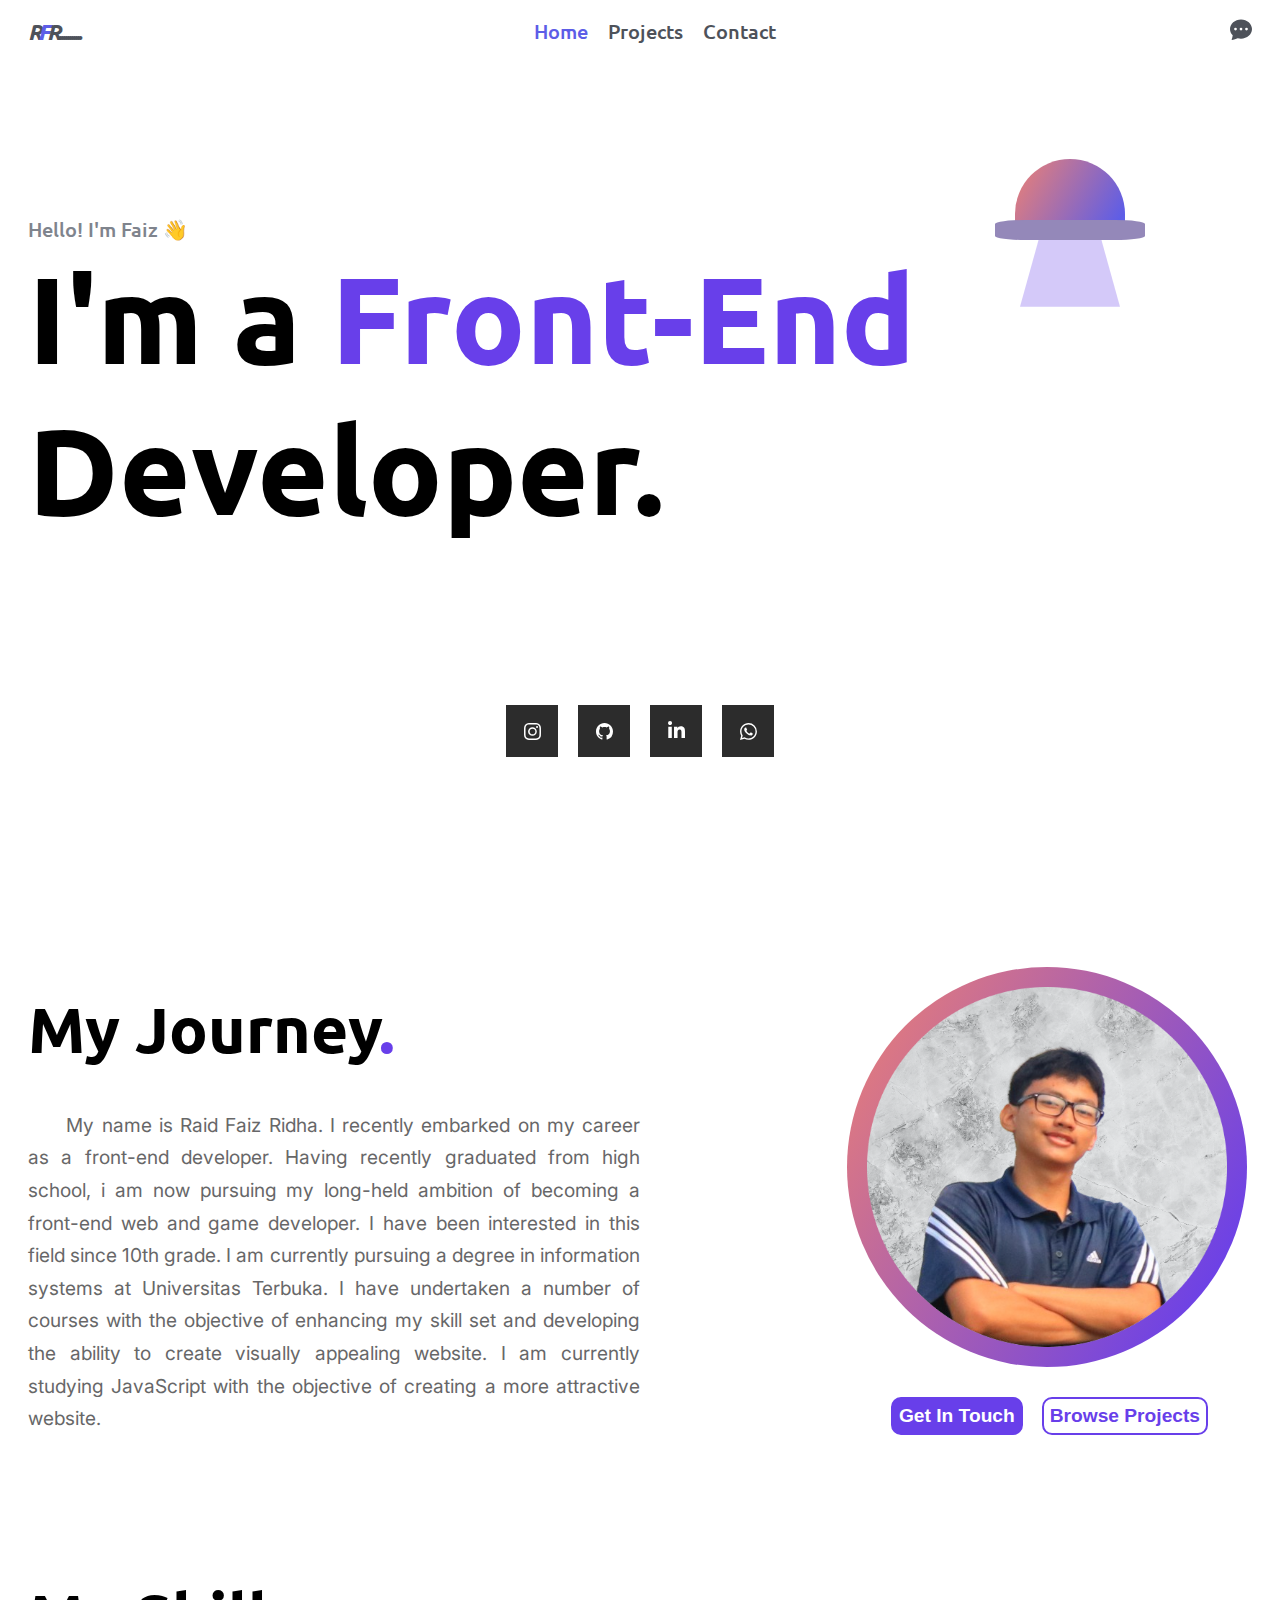
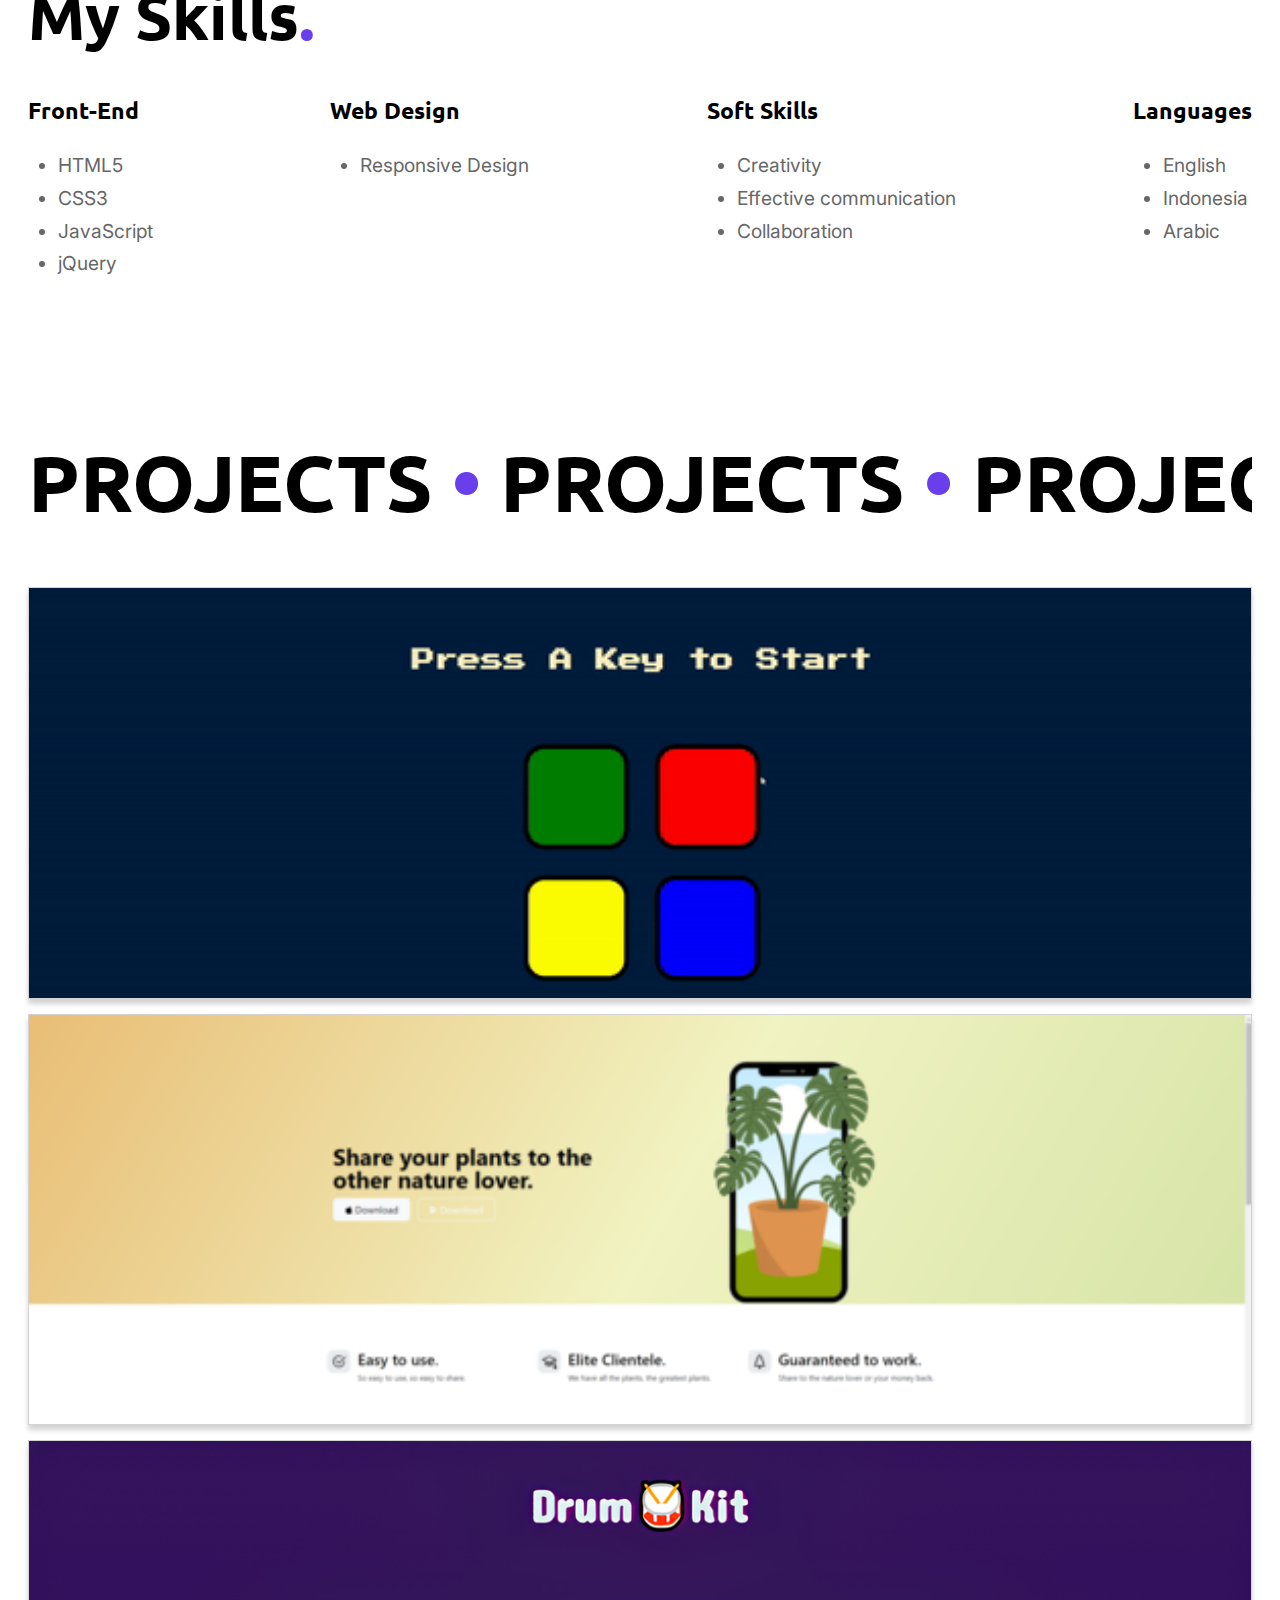
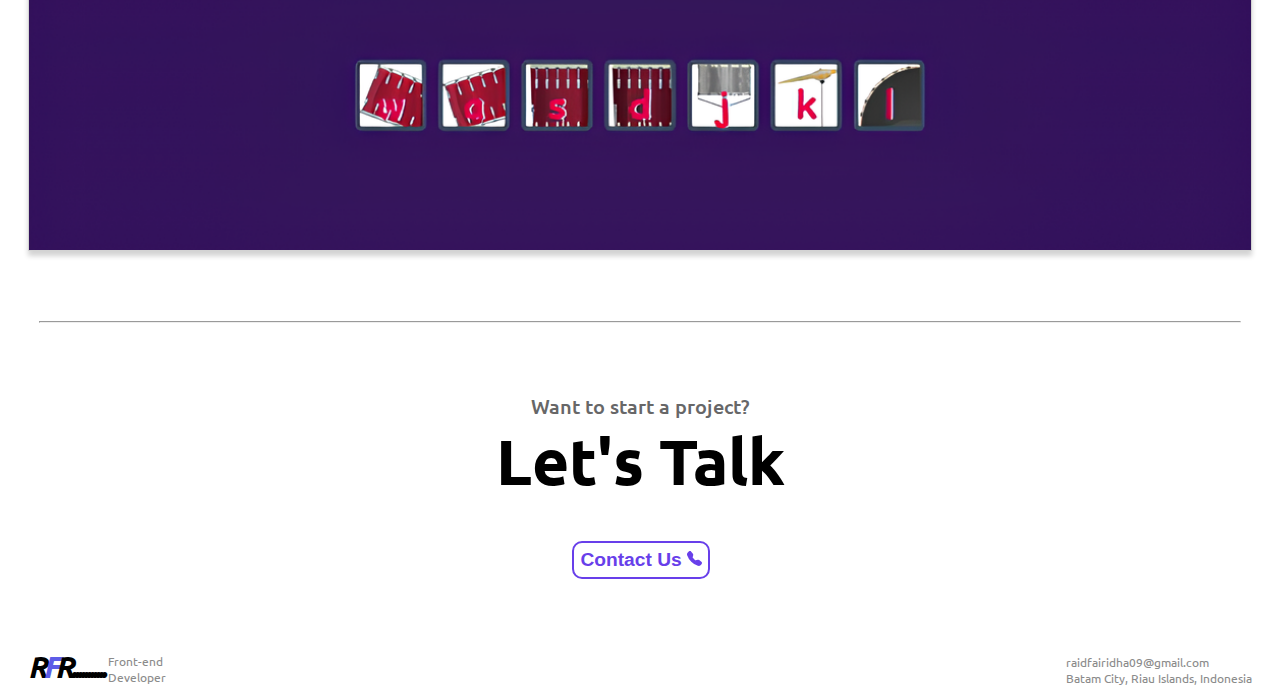
<file: index.html>
<!DOCTYPE html>
<html lang="en">
<head>
    <meta charset="UTF-8">
    <meta name="viewport" content="width=device-width, initial-scale=1.0">
    <title>Portfolio</title>
    <link rel="stylesheet" href="style.css">
    <link rel="preconnect" href="https://fonts.googleapis.com">
    <link rel="preconnect" href="https://fonts.gstatic.com" crossorigin>
    <link href="https://fonts.googleapis.com/css2?family=Ubuntu:ital,wght@0,300;0,400;0,500;0,700;1,300;1,400;1,500;1,700&display=swap" rel="stylesheet">
    <link href="https://fonts.googleapis.com/css2?family=Gowun+Batang:wght@400;700&family=Inter:ital,opsz,wght@0,14..32,100..900;1,14..32,100..900&display=swap" rel="stylesheet">
</head>
<body>
    <div class="main">

        <nav class="navbar-container">
            <a class="logo" href="index.html">R<span id="logo-span">F</span>R...........</a>
            <ul>
                <li class="navbar-menu"><a id="current-page" href="">Home</a></li>
                <li class="navbar-menu"><a href="./public/projects.html">Projects</a></li>
                <li class="navbar-menu"><a href="./public/contact.html">Contact</a></li>
            </ul>
            <div class="contact-icon"><a href="./public/contact.html">
                <svg xmlns="http://www.w3.org/2000/svg" width="22" height="22" fill="currentColor" class="bi bi-chat-dots-fill" viewBox="0 0 16 16">
                    <path d="M16 8c0 3.866-3.582 7-8 7a9 9 0 0 1-2.347-.306c-.584.296-1.925.864-4.181 1.234-.2.032-.352-.176-.273-.362.354-.836.674-1.95.77-2.966C.744 11.37 0 9.76 0 8c0-3.866 3.582-7 8-7s8 3.134 8 7M5 8a1 1 0 1 0-2 0 1 1 0 0 0 2 0m4 0a1 1 0 1 0-2 0 1 1 0 0 0 2 0m3 1a1 1 0 1 0 0-2 1 1 0 0 0 0 2"/>
                </svg></a>
            </div>
        </nav>

        <nav class="navbar-dropdown">
            <a class="logo" href="index.html">R<span id="logo-span">F</span>R...........</a>
            <div class="dropdown">
                <span>
                    <svg xmlns="http://www.w3.org/2000/svg" width="34" height="34" fill="currentColor" class="bi bi-list" viewBox="0 0 16 16">
                        <path fill-rule="evenodd" d="M2.5 12a.5.5 0 0 1 .5-.5h10a.5.5 0 0 1 0 1H3a.5.5 0 0 1-.5-.5m0-4a.5.5 0 0 1 .5-.5h10a.5.5 0 0 1 0 1H3a.5.5 0 0 1-.5-.5m0-4a.5.5 0 0 1 .5-.5h10a.5.5 0 0 1 0 1H3a.5.5 0 0 1-.5-.5"/>
                    </svg>
                </span>
                <div class="dropdown-content">
                    <li class="navbar-menu"><a id="current-page" href="./index.html">Home</a></li>
                    <li class="navbar-menu"><a href="./public/projects.html">Projects</a></li>
                    <li class="navbar-menu"><a href="./public/contact.html">Contact</a></li>
                </div>
            </div>
        </nav>

        <div class="foreword">
            <span>Hello! I'm Faiz 👋</span>
            <h1>I'm a <span class="highlight">Front-End</span><br />Developer.</h1>
        </div>
        <div class="ufo-container">
            <div class="ufo-img">
                 <div class="ufo-ring"></div>               
            </div>
            <div class="ufo-light"></div> 
        </div>
        <div class="card">
            <a href="https://www.instagram.com/raidfaiz/" class="socialContainer containerOne">
                <svg class="socialSvg instagramSvg" viewBox="0 0 16 16">
                    <path
                        d="M8 0C5.829 0 5.556.01 4.703.048 3.85.088 3.269.222 2.76.42a3.917 3.917 0 0 0-1.417.923A3.927 3.927 0 0 0 .42 2.76C.222 3.268.087 3.85.048 4.7.01 5.555 0 5.827 0 8.001c0 2.172.01 2.444.048 3.297.04.852.174 1.433.372 1.942.205.526.478.972.923 1.417.444.445.89.719 1.416.923.51.198 1.09.333 1.942.372C5.555 15.99 5.827 16 8 16s2.444-.01 3.298-.048c.851-.04 1.434-.174 1.943-.372a3.916 3.916 0 0 0 1.416-.923c.445-.445.718-.891.923-1.417.197-.509.332-1.09.372-1.942C15.99 10.445 16 10.173 16 8s-.01-2.445-.048-3.299c-.04-.851-.175-1.433-.372-1.941a3.926 3.926 0 0 0-.923-1.417A3.911 3.911 0 0 0 13.24.42c-.51-.198-1.092-.333-1.943-.372C10.443.01 10.172 0 7.998 0h.003zm-.717 1.442h.718c2.136 0 2.389.007 3.232.046.78.035 1.204.166 1.486.275.373.145.64.319.92.599.28.28.453.546.598.92.11.281.24.705.275 1.485.039.843.047 1.096.047 3.231s-.008 2.389-.047 3.232c-.035.78-.166 1.203-.275 1.485a2.47 2.47 0 0 1-.599.919c-.28.28-.546.453-.92.598-.28.11-.704.24-1.485.276-.843.038-1.096.047-3.232.047s-2.39-.009-3.233-.047c-.78-.036-1.203-.166-1.485-.276a2.478 2.478 0 0 1-.92-.598 2.48 2.48 0 0 1-.6-.92c-.109-.281-.24-.705-.275-1.485-.038-.843-.046-1.096-.046-3.233 0-2.136.008-2.388.046-3.231.036-.78.166-1.204.276-1.486.145-.373.319-.64.599-.92.28-.28.546-.453.92-.598.282-.11.705-.24 1.485-.276.738-.034 1.024-.044 2.515-.045v.002zm4.988 1.328a.96.96 0 1 0 0 1.92.96.96 0 0 0 0-1.92zm-4.27 1.122a4.109 4.109 0 1 0 0 8.217 4.109 4.109 0 0 0 0-8.217zm0 1.441a2.667 2.667 0 1 1 0 5.334 2.667 2.667 0 0 1 0-5.334z"
                    ></path>
                </svg>
            </a>

             <a href="https://github.com/RaidFaizRidha" class="socialContainer containerTwo">
                <svg class="socialSvg twitterSvg" viewBox="0 0 16 16">
                    <path
                        d="M8 0C3.58 0 0 3.58 0 8c0 3.54 2.29 6.53 5.47 7.59.4.07.55-.17.55-.38 0-.19-.01-.82-.01-1.49-2.01.37-2.53-.49-2.69-.94-.09-.23-.48-.94-.82-1.13-.28-.15-.68-.52-.01-.53.63-.01 1.08.58 1.23.82.72 1.21 1.87.87 2.33.66.07-.52.28-.87.51-1.07-1.78-.2-3.64-.89-3.64-3.95 0-.87.31-1.59.82-2.15-.08-.2-.36-1.02.08-2.12 0 0 .67-.21 2.2.82.64-.18 1.32-.27 2-.27s1.36.09 2 .27c1.53-1.04 2.2-.82 2.2-.82.44 1.1.16 1.92.08 2.12.51.56.82 1.27.82 2.15 0 3.07-1.87 3.75-3.65 3.95.29.25.54.73.54 1.48 0 1.07-.01 1.93-.01 2.2 0 .21.15.46.55.38A8.01 8.01 0 0 0 16 8c0-4.42-3.58-8-8-8"
                    ></path>
                </svg>
            </a>

            <a href="https://www.linkedin.com/in/raid-faiz-ridha-3a403b327/" class="socialContainer containerThree">
                <svg class="socialSvg linkdinSvg" viewBox="0 0 448 512">
                    <path
                        d="M100.28 448H7.4V148.9h92.88zM53.79 108.1C24.09 108.1 0 83.5 0 53.8a53.79 53.79 0 0 1 107.58 0c0 29.7-24.1 54.3-53.79 54.3zM447.9 448h-92.68V302.4c0-34.7-.7-79.2-48.29-79.2-48.29 0-55.69 37.7-55.69 76.7V448h-92.78V148.9h89.08v40.8h1.3c12.4-23.5 42.69-48.3 87.88-48.3 94 0 111.28 61.9 111.28 142.3V448z"
                    ></path>
                </svg>
            </a>

            <a href="https://wa.me/6282286565181?text=Hi, i'd like to chat with you!" class="socialContainer containerFour">
                <svg class="socialSvg whatsappSvg" viewBox="0 0 16 16">
                    <path
                        d="M13.601 2.326A7.854 7.854 0 0 0 7.994 0C3.627 0 .068 3.558.064 7.926c0 1.399.366 2.76 1.057 3.965L0 16l4.204-1.102a7.933 7.933 0 0 0 3.79.965h.004c4.368 0 7.926-3.558 7.93-7.93A7.898 7.898 0 0 0 13.6 2.326zM7.994 14.521a6.573 6.573 0 0 1-3.356-.92l-.24-.144-2.494.654.666-2.433-.156-.251a6.56 6.56 0 0 1-1.007-3.505c0-3.626 2.957-6.584 6.591-6.584a6.56 6.56 0 0 1 4.66 1.931 6.557 6.557 0 0 1 1.928 4.66c-.004 3.639-2.961 6.592-6.592 6.592zm3.615-4.934c-.197-.099-1.17-.578-1.353-.646-.182-.065-.315-.099-.445.099-.133.197-.513.646-.627.775-.114.133-.232.148-.43.05-.197-.1-.836-.308-1.592-.985-.59-.525-.985-1.175-1.103-1.372-.114-.198-.011-.304.088-.403.087-.088.197-.232.296-.346.1-.114.133-.198.198-.33.065-.134.034-.248-.015-.347-.05-.099-.445-1.076-.612-1.47-.16-.389-.323-.335-.445-.34-.114-.007-.247-.007-.38-.007a.729.729 0 0 0-.529.247c-.182.198-.691.677-.691 1.654 0 .977.71 1.916.81 2.049.098.133 1.394 2.132 3.383 2.992.47.205.84.326 1.129.418.475.152.904.129 1.246.08.38-.058 1.171-.48 1.338-.943.164-.464.164-.86.114-.943-.049-.084-.182-.133-.38-.232z"
                    ></path>
                </svg>
            </a>
        </div>
        
        <div class="profile-container">
            <div class="profile-framer">
                <h2 class="profile-title">My Journey<span class="highlight">.</span></h2>
                <p class="profile">
                    My name is Raid Faiz Ridha. I recently embarked on my career as a front-end developer. Having recently graduated from high school, i am now pursuing my long-held ambition of becoming a front-end web and game developer. 
                    I have been interested in this field since 10th grade. I am currently pursuing a degree in information systems at Universitas Terbuka.
                    <!-- <br>
                    <br>  -->
                    I have undertaken a number of courses with the objective of enhancing my skill set and developing the ability to create visually appealing website</span>. 
                    I am currently studying JavaScript with the objective of creating a more attractive website.
                </p>
            </div>
            <div class="photo">
                <div class="profile-photo">
                    <img src="./assets/profile.png" alt="profile-photo">
                </div>
                <div class="btn-profile">
                    <a href="./public/contact.html"><button class="btn-contact">Get In Touch</button></a>
                    <a href="./public/projects.html"><button class="btn-projects">Browse Projects</button></a>
                </div>
            </div>           
        </div>
        
        <div class="skills-container">
            <h2>My Skills<span class="highlight">.</span></h2>
            <div class="skills-list">
                <div class="skill front-end">
                    <h3>Front-End</h3>
                    <ul>
                        <li>HTML5</li>
                        <li>CSS3</li>
                        <li>JavaScript</li>
                        <li>jQuery</li>
                    </ul>
                </div>
                <div class="skill web-design">
                    <h3>Web Design</h3>
                    <ul>
                        <li>Responsive Design</li>
                    </ul>
                </div>
                <div class="skill soft-skills">
                    <h3>Soft Skills</h3>
                    <ul>
                        <li>Creativity</li>
                        <li>Effective communication</li>
                        <li>Collaboration</li>
                    </ul>
                </div>
                <div class="skill languages">
                    <h3>Languages</h3>
                    <ul>
                        <li>English</li>
                        <li>Indonesia</li>
                        <li>Arabic</li>
                    </ul>
                </div>
            </div>
        </div>
        
        <div id="animated-text-strip">
            <h2 class="projects-text">Projects <span class="highlight">•</span> Projects <span class="highlight">•</span> Projects <span class="highlight">•</span> Projects <span class="highlight">•</span> &nbsp;</h2>
            <h2 class="projects-text">Projects <span class="highlight">•</span> Projects <span class="highlight">•</span> Projects <span class="highlight">•</span> Projects <span class="highlight">•</span> &nbsp;</h2>
            <h2 class="projects-text">Projects <span class="highlight">•</span> Projects <span class="highlight">•</span> Projects <span class="highlight">•</span> Projects <span class="highlight">•</span> &nbsp;</h2>
        </div>
        <div class="projects-container">
            <div class="projects simon-game">
                <img src="./assets/simon-game.png" alt="simon-game">
                <div class="description">
                    <a href="./public/projects.html" class="project-title">Simon Game<span class="projects-order">1/3</span></a>
                </div>
            </div>
            <div class="projects greener">
                <img src="./assets/greener.png" alt="greener">
                <div class="description">
                    <a href="./public/projects.html" class="project-title">Greener<span class="projects-order">2/3</span></a>           
                </div>
            </div>
            <div class="projects drum-kit">
                <img src="./assets/drum-kit.png" alt="drum-kit">
                <div class="description">
                    <a href="./public/projects.html" class="project-title">Drum Kit<span class="projects-order">3/3</span></a>                  
                </div>
            </div>
        </div>
        
        <hr />

        <div class="contact">
            <span>Want to start a project?</span>
            <h2 class="contact-title">Let's Talk</h2>
            <div class="btn-contact-framer">
                <a href="./public/contact.html"><button class="btn-contact-bottom">
                    Contact Us
                    <svg xmlns="http://www.w3.org/2000/svg" width="15" height="15" fill="currentColor" class="bi bi-telephone-fill" viewBox="0 0 16 16">
                        <path fill-rule="evenodd" d="M1.885.511a1.745 1.745 0 0 1 2.61.163L6.29 2.98c.329.423.445.974.315 1.494l-.547 2.19a.68.68 0 0 0 .178.643l2.457 2.457a.68.68 0 0 0 .644.178l2.189-.547a1.75 1.75 0 0 1 1.494.315l2.306 1.794c.829.645.905 1.87.163 2.611l-1.034 1.034c-.74.74-1.846 1.065-2.877.702a18.6 18.6 0 0 1-7.01-4.42 18.6 18.6 0 0 1-4.42-7.009c-.362-1.03-.037-2.137.703-2.877z"/>
                    </svg>
                    </button>
                </a>
            </div>   
        </div>

        <footer>
            <div class="footer-container">
                <div id="footer-logo-container">
                    <div id="logo-desc-footer">
                        <span>
                            Front-end
                        <br/>
                            Developer
                        </span>
                    </div>
                    <a class="logo" href="index.html">R<span id="logo-span">F</span>R...........</a>
                </div>
                <div id="address">
                    <span>
                        raidfairidha09@gmail.com
                        <br>
                        Batam City, Riau Islands, Indonesia
                    </span>
                </div>
            </div>
        </footer>

    </div>
    <script src="https://ajax.googleapis.com/ajax/libs/jquery/3.7.1/jquery.min.js"></script>
    <script src="script.js"></script>
</body>
</html>
</file>
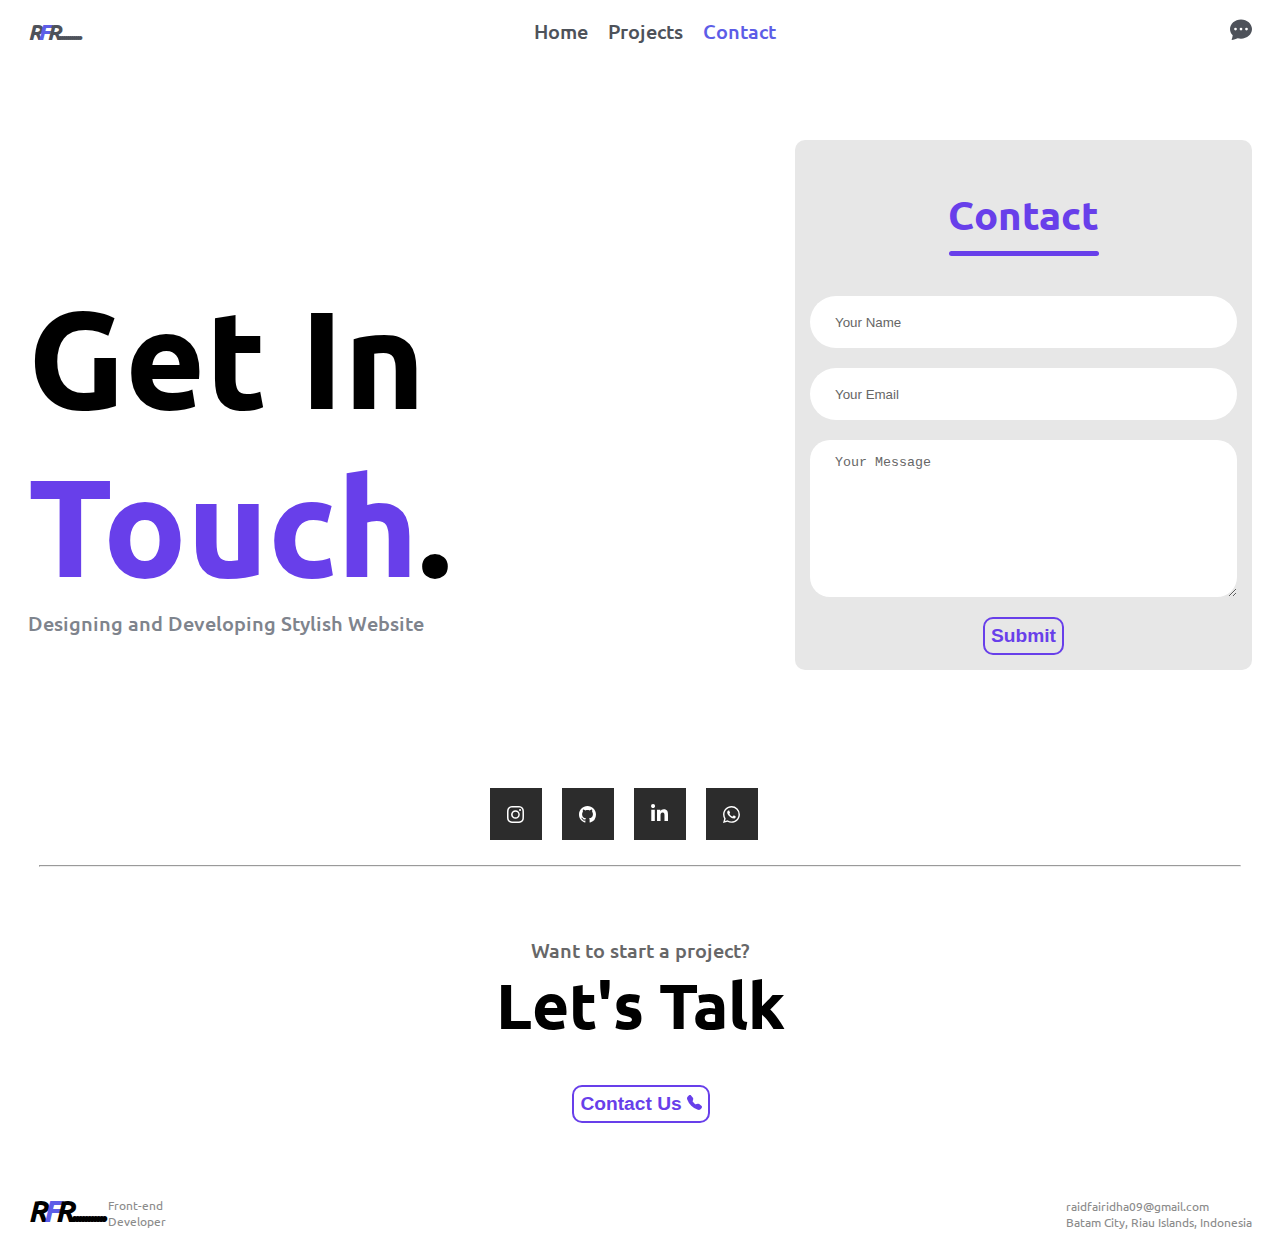
<file: public/contact.html>
<!DOCTYPE html>
<html lang="en">
<head>
    <meta charset="UTF-8">
    <meta name="viewport" content="width=device-width, initial-scale=1.0">
    <title>Portfolio</title>
    <link rel="stylesheet" href="contact.css">
    <link rel="preconnect" href="https://fonts.googleapis.com">
    <link rel="preconnect" href="https://fonts.gstatic.com" crossorigin>
    <link href="https://fonts.googleapis.com/css2?family=Ubuntu:ital,wght@0,300;0,400;0,500;0,700;1,300;1,400;1,500;1,700&display=swap" rel="stylesheet">
    <link href="https://fonts.googleapis.com/css2?family=Gowun+Batang:wght@400;700&family=Inter:ital,opsz,wght@0,14..32,100..900;1,14..32,100..900&display=swap" rel="stylesheet">
</head>
<body>
    <main>
        <div class="main">
            <nav class="navbar-container">
                <a class="logo" href="../index.html">R<span id="logo-span">F</span>R...........</a>
                <ul>
                    <li class="navbar-menu"><a href="../index.html">Home</a></li>
                    <li class="navbar-menu"><a href="./projects.html">Projects</a></li>
                    <li class="navbar-menu"><a id="current-page" href="./contact.html">Contact</a></li>
                </ul>
                <div class="contact-icon"><a href="./contact.html">
                    <svg xmlns="http://www.w3.org/2000/svg" width="22" height="22" fill="currentColor" class="bi bi-chat-dots-fill" viewBox="0 0 16 16">
                        <path d="M16 8c0 3.866-3.582 7-8 7a9 9 0 0 1-2.347-.306c-.584.296-1.925.864-4.181 1.234-.2.032-.352-.176-.273-.362.354-.836.674-1.95.77-2.966C.744 11.37 0 9.76 0 8c0-3.866 3.582-7 8-7s8 3.134 8 7M5 8a1 1 0 1 0-2 0 1 1 0 0 0 2 0m4 0a1 1 0 1 0-2 0 1 1 0 0 0 2 0m3 1a1 1 0 1 0 0-2 1 1 0 0 0 0 2"/>
                    </svg></a>
                </div>
            </nav>
    
            <nav class="navbar-dropdown">
                <a class="logo" href="../index.html">R<span id="logo-span">F</span>R...........</a>
                <div class="dropdown">
                    <span>
                        <svg xmlns="http://www.w3.org/2000/svg" width="34" height="34" fill="currentColor" class="bi bi-list" viewBox="0 0 16 16">
                            <path fill-rule="evenodd" d="M2.5 12a.5.5 0 0 1 .5-.5h10a.5.5 0 0 1 0 1H3a.5.5 0 0 1-.5-.5m0-4a.5.5 0 0 1 .5-.5h10a.5.5 0 0 1 0 1H3a.5.5 0 0 1-.5-.5m0-4a.5.5 0 0 1 .5-.5h10a.5.5 0 0 1 0 1H3a.5.5 0 0 1-.5-.5"/>
                        </svg>
                    </span>
                    <div class="dropdown-content">
                        <li class="navbar-menu"><a href="../index.html">Home</a></li>
                        <li class="navbar-menu"><a href="./projects.html">Projects</a></li>
                        <li class="navbar-menu"><a id="current-page" href="./contact.html">Contact</a></li>
                    </div>
                </div>
            </nav>

            <div class="top">
                <div class="foreword">
                    <h1>Get In <span class="highlight">Touch</span>.</h1>
                    <span>Designing and Developing Stylish Website</span>
                </div>
                <div class="card">
                    <a href="https://www.instagram.com/raidfaiz/" class="socialContainer containerOne">
                        <svg class="socialSvg instagramSvg" viewBox="0 0 16 16">
                            <path
                                d="M8 0C5.829 0 5.556.01 4.703.048 3.85.088 3.269.222 2.76.42a3.917 3.917 0 0 0-1.417.923A3.927 3.927 0 0 0 .42 2.76C.222 3.268.087 3.85.048 4.7.01 5.555 0 5.827 0 8.001c0 2.172.01 2.444.048 3.297.04.852.174 1.433.372 1.942.205.526.478.972.923 1.417.444.445.89.719 1.416.923.51.198 1.09.333 1.942.372C5.555 15.99 5.827 16 8 16s2.444-.01 3.298-.048c.851-.04 1.434-.174 1.943-.372a3.916 3.916 0 0 0 1.416-.923c.445-.445.718-.891.923-1.417.197-.509.332-1.09.372-1.942C15.99 10.445 16 10.173 16 8s-.01-2.445-.048-3.299c-.04-.851-.175-1.433-.372-1.941a3.926 3.926 0 0 0-.923-1.417A3.911 3.911 0 0 0 13.24.42c-.51-.198-1.092-.333-1.943-.372C10.443.01 10.172 0 7.998 0h.003zm-.717 1.442h.718c2.136 0 2.389.007 3.232.046.78.035 1.204.166 1.486.275.373.145.64.319.92.599.28.28.453.546.598.92.11.281.24.705.275 1.485.039.843.047 1.096.047 3.231s-.008 2.389-.047 3.232c-.035.78-.166 1.203-.275 1.485a2.47 2.47 0 0 1-.599.919c-.28.28-.546.453-.92.598-.28.11-.704.24-1.485.276-.843.038-1.096.047-3.232.047s-2.39-.009-3.233-.047c-.78-.036-1.203-.166-1.485-.276a2.478 2.478 0 0 1-.92-.598 2.48 2.48 0 0 1-.6-.92c-.109-.281-.24-.705-.275-1.485-.038-.843-.046-1.096-.046-3.233 0-2.136.008-2.388.046-3.231.036-.78.166-1.204.276-1.486.145-.373.319-.64.599-.92.28-.28.546-.453.92-.598.282-.11.705-.24 1.485-.276.738-.034 1.024-.044 2.515-.045v.002zm4.988 1.328a.96.96 0 1 0 0 1.92.96.96 0 0 0 0-1.92zm-4.27 1.122a4.109 4.109 0 1 0 0 8.217 4.109 4.109 0 0 0 0-8.217zm0 1.441a2.667 2.667 0 1 1 0 5.334 2.667 2.667 0 0 1 0-5.334z"
                            ></path>
                        </svg>
                    </a>
        
                     <a href="https://github.com/RaidFaizRidha" class="socialContainer containerTwo">
                        <svg class="socialSvg twitterSvg" viewBox="0 0 16 16">
                            <path
                                d="M8 0C3.58 0 0 3.58 0 8c0 3.54 2.29 6.53 5.47 7.59.4.07.55-.17.55-.38 0-.19-.01-.82-.01-1.49-2.01.37-2.53-.49-2.69-.94-.09-.23-.48-.94-.82-1.13-.28-.15-.68-.52-.01-.53.63-.01 1.08.58 1.23.82.72 1.21 1.87.87 2.33.66.07-.52.28-.87.51-1.07-1.78-.2-3.64-.89-3.64-3.95 0-.87.31-1.59.82-2.15-.08-.2-.36-1.02.08-2.12 0 0 .67-.21 2.2.82.64-.18 1.32-.27 2-.27s1.36.09 2 .27c1.53-1.04 2.2-.82 2.2-.82.44 1.1.16 1.92.08 2.12.51.56.82 1.27.82 2.15 0 3.07-1.87 3.75-3.65 3.95.29.25.54.73.54 1.48 0 1.07-.01 1.93-.01 2.2 0 .21.15.46.55.38A8.01 8.01 0 0 0 16 8c0-4.42-3.58-8-8-8"
                            ></path>
                        </svg>
                    </a>
        
                    <a href="https://www.linkedin.com/in/raid-faiz-ridha-3a403b327/" class="socialContainer containerThree">
                        <svg class="socialSvg linkdinSvg" viewBox="0 0 448 512">
                            <path
                                d="M100.28 448H7.4V148.9h92.88zM53.79 108.1C24.09 108.1 0 83.5 0 53.8a53.79 53.79 0 0 1 107.58 0c0 29.7-24.1 54.3-53.79 54.3zM447.9 448h-92.68V302.4c0-34.7-.7-79.2-48.29-79.2-48.29 0-55.69 37.7-55.69 76.7V448h-92.78V148.9h89.08v40.8h1.3c12.4-23.5 42.69-48.3 87.88-48.3 94 0 111.28 61.9 111.28 142.3V448z"
                            ></path>
                        </svg>
                    </a>
        
                    <a href="https://wa.me/6282286565181?text=Hi, i'd like to chat with you!" class="socialContainer containerFour">
                        <svg class="socialSvg whatsappSvg" viewBox="0 0 16 16">
                            <path
                                d="M13.601 2.326A7.854 7.854 0 0 0 7.994 0C3.627 0 .068 3.558.064 7.926c0 1.399.366 2.76 1.057 3.965L0 16l4.204-1.102a7.933 7.933 0 0 0 3.79.965h.004c4.368 0 7.926-3.558 7.93-7.93A7.898 7.898 0 0 0 13.6 2.326zM7.994 14.521a6.573 6.573 0 0 1-3.356-.92l-.24-.144-2.494.654.666-2.433-.156-.251a6.56 6.56 0 0 1-1.007-3.505c0-3.626 2.957-6.584 6.591-6.584a6.56 6.56 0 0 1 4.66 1.931 6.557 6.557 0 0 1 1.928 4.66c-.004 3.639-2.961 6.592-6.592 6.592zm3.615-4.934c-.197-.099-1.17-.578-1.353-.646-.182-.065-.315-.099-.445.099-.133.197-.513.646-.627.775-.114.133-.232.148-.43.05-.197-.1-.836-.308-1.592-.985-.59-.525-.985-1.175-1.103-1.372-.114-.198-.011-.304.088-.403.087-.088.197-.232.296-.346.1-.114.133-.198.198-.33.065-.134.034-.248-.015-.347-.05-.099-.445-1.076-.612-1.47-.16-.389-.323-.335-.445-.34-.114-.007-.247-.007-.38-.007a.729.729 0 0 0-.529.247c-.182.198-.691.677-.691 1.654 0 .977.71 1.916.81 2.049.098.133 1.394 2.132 3.383 2.992.47.205.84.326 1.129.418.475.152.904.129 1.246.08.38-.058 1.171-.48 1.338-.943.164-.464.164-.86.114-.943-.049-.084-.182-.133-.38-.232z"
                            ></path>
                        </svg>
                    </a>
                </div>
    
                <div id="contact-container">
                    <form action="https://getform.io/f/bzylkkka" method="POST" class="contact">
                        <div class="contact-title">
                            <h2>Contact</h2>
                            <hr>
                        </div>
                        <input type="text" name="name" placeholder="Your Name" class="contact-inputs" required>
                        <input type="email" name="email" placeholder="Your Email" class="contact-inputs" required>
                        <textarea name="message" placeholder="Your Message" class="contact-inputs" required></textarea>
                        <button type="submit" class="submit-button">Submit</button>
                    </form>
                </div>
            </div>

            <hr />

            <div class="contact-footer">
                <span>Want to start a project?</span>
                <h2 class="contact-title-footer">Let's Talk</h2>
                <div class="btn-contact-framer">
                    <a href="./contact.html"><button id="btn-contact-bottom">
                        Contact Us
                        <svg xmlns="http://www.w3.org/2000/svg" width="15" height="15" fill="currentColor" class="bi bi-telephone-fill" viewBox="0 0 16 16">
                            <path fill-rule="evenodd" d="M1.885.511a1.745 1.745 0 0 1 2.61.163L6.29 2.98c.329.423.445.974.315 1.494l-.547 2.19a.68.68 0 0 0 .178.643l2.457 2.457a.68.68 0 0 0 .644.178l2.189-.547a1.75 1.75 0 0 1 1.494.315l2.306 1.794c.829.645.905 1.87.163 2.611l-1.034 1.034c-.74.74-1.846 1.065-2.877.702a18.6 18.6 0 0 1-7.01-4.42 18.6 18.6 0 0 1-4.42-7.009c-.362-1.03-.037-2.137.703-2.877z"/>
                        </svg>
                        </button>
                    </a>
                </div>   
            </div>
    
            <footer>
                <div class="footer-container">
                    <div id="footer-logo-container">
                        <div id="logo-desc-footer">
                            <span>
                                Front-end
                            <br/>
                                Developer
                            </span>
                        </div>
                        <a class="logo" href="../index.html">R<span id="logo-span">F</span>R...........</a>
                    </div>
                    <div id="address">
                        <span>
                            raidfairidha09@gmail.com
                            <br>
                            Batam City, Riau Islands, Indonesia
                        </span>
                    </div>
                </div>
            </footer>      
        </div>

<script src="https://code.jquery.com/jquery-3.6.0.min.js"></script>
<script src="./contact.js"></script>
</body>
</html>
</file>
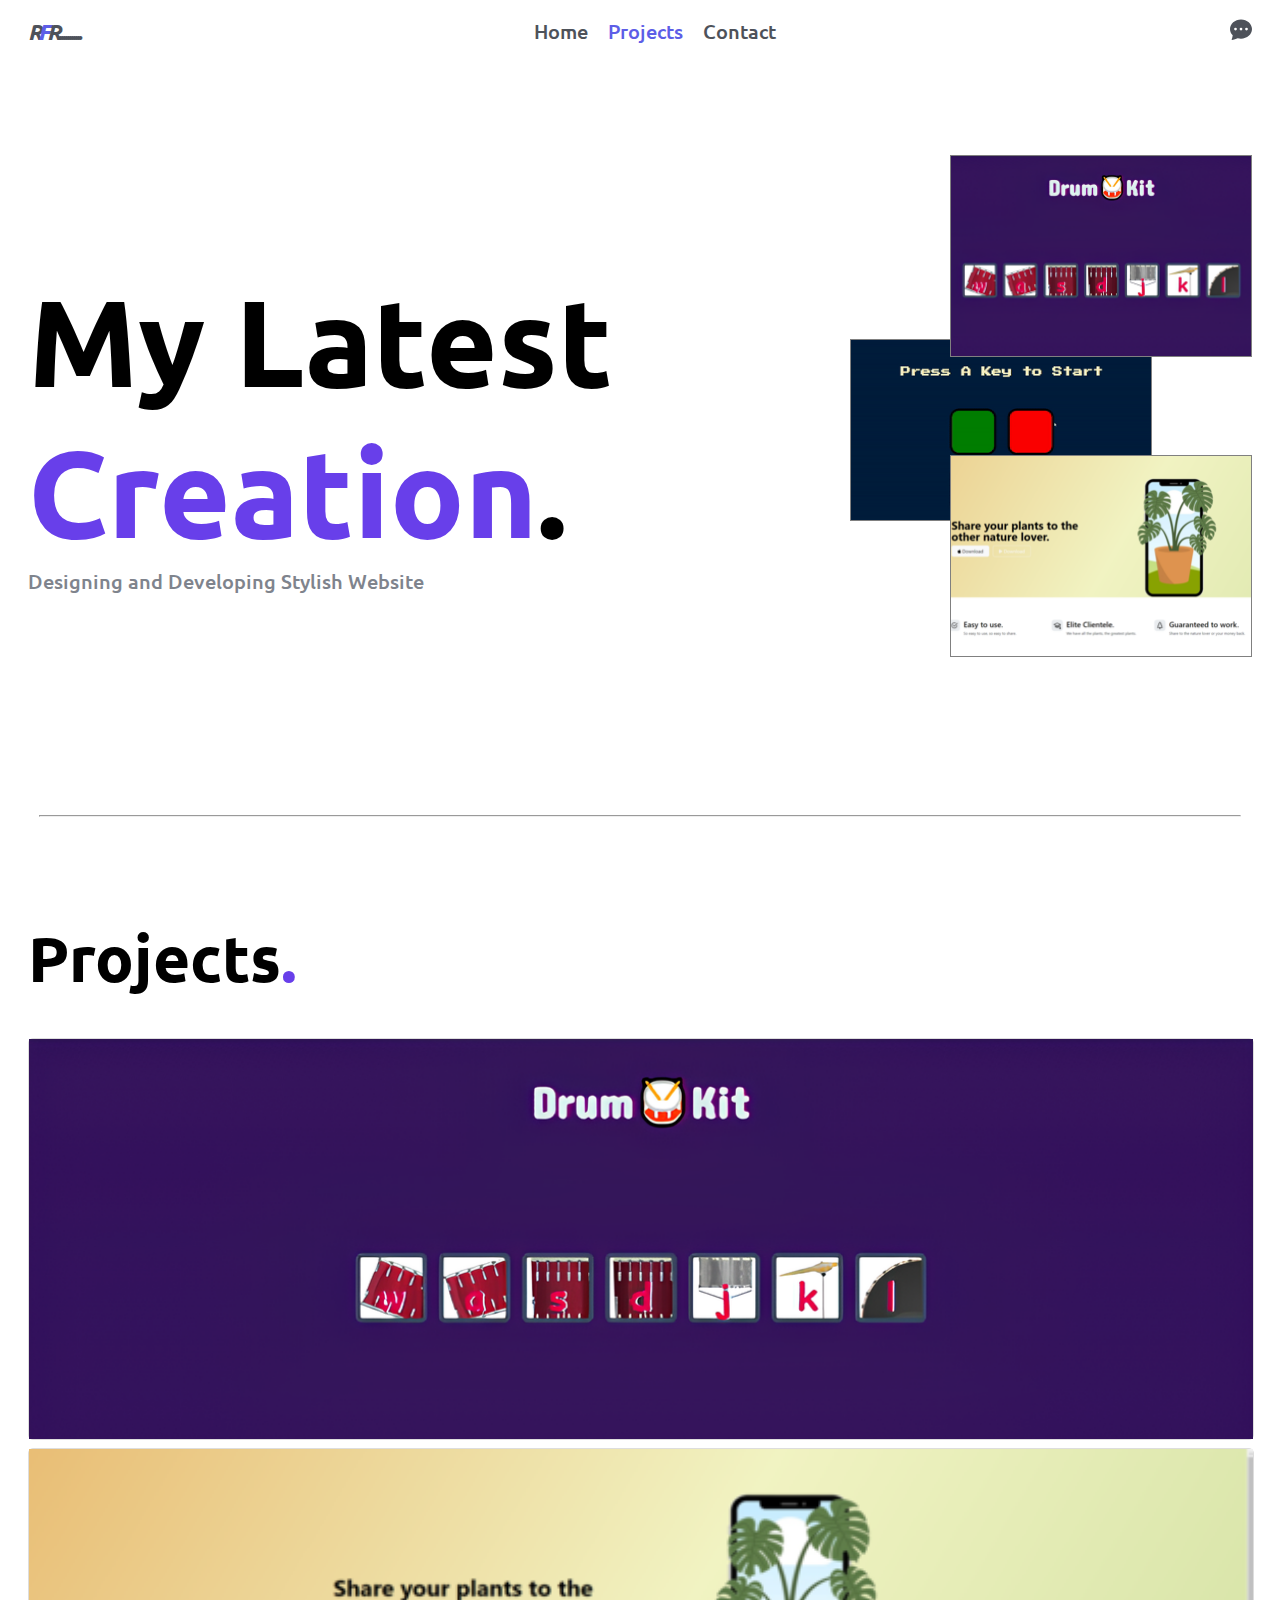
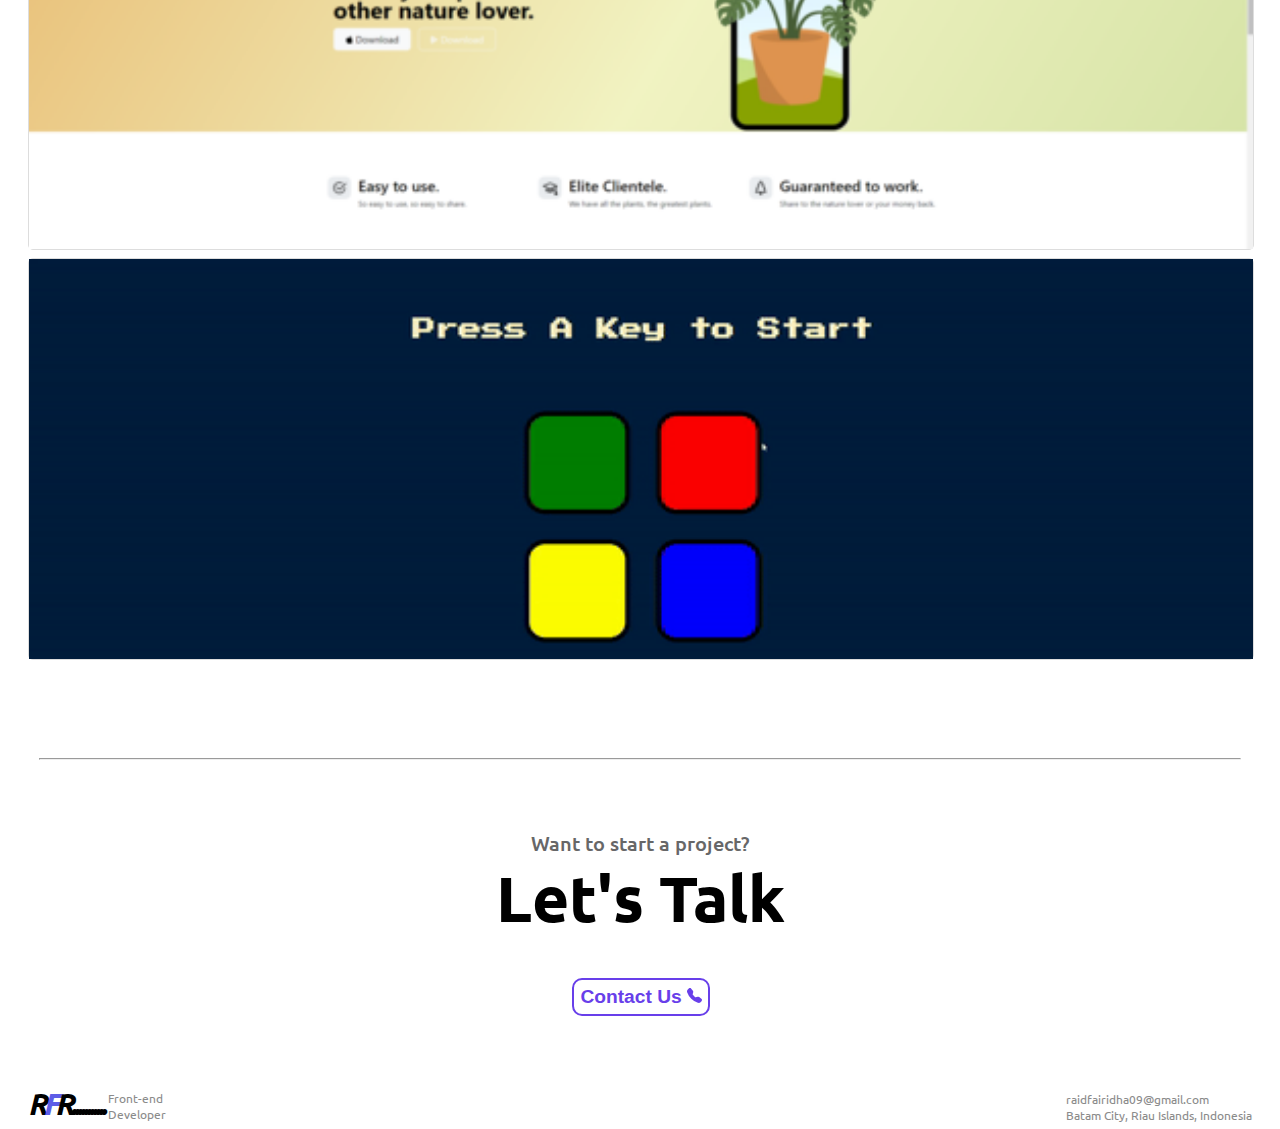
<file: public/projects.html>
<!DOCTYPE html>
<html lang="en">
<head>
    <meta charset="UTF-8">
    <meta name="viewport" content="width=device-width, initial-scale=1.0">
    <title>Portfolio</title>
    <link rel="stylesheet" href="projects.css">
    <link rel="preconnect" href="https://fonts.googleapis.com">
    <link rel="preconnect" href="https://fonts.gstatic.com" crossorigin>
    <link href="https://fonts.googleapis.com/css2?family=Ubuntu:ital,wght@0,300;0,400;0,500;0,700;1,300;1,400;1,500;1,700&display=swap" rel="stylesheet">
    <link href="https://fonts.googleapis.com/css2?family=Gowun+Batang:wght@400;700&family=Inter:ital,opsz,wght@0,14..32,100..900;1,14..32,100..900&display=swap" rel="stylesheet">
</head>
<body>
    <div class="main">
        <nav class="navbar-container">
            <a class="logo" href="../index.html">R<span id="logo-span">F</span>R...........</a>
            <ul>
                <li class="navbar-menu"><a href="../index.html">Home</a></li>
                <li class="navbar-menu"><a id="current-page" href="./projects.html">Projects</a></li>
                <li class="navbar-menu"><a href="./contact.html">Contact</a></li>
            </ul>
            <div class="contact-icon"><a href="./contact.html">
                <svg xmlns="http://www.w3.org/2000/svg" width="22" height="22" fill="currentColor" class="bi bi-chat-dots-fill" viewBox="0 0 16 16">
                    <path d="M16 8c0 3.866-3.582 7-8 7a9 9 0 0 1-2.347-.306c-.584.296-1.925.864-4.181 1.234-.2.032-.352-.176-.273-.362.354-.836.674-1.95.77-2.966C.744 11.37 0 9.76 0 8c0-3.866 3.582-7 8-7s8 3.134 8 7M5 8a1 1 0 1 0-2 0 1 1 0 0 0 2 0m4 0a1 1 0 1 0-2 0 1 1 0 0 0 2 0m3 1a1 1 0 1 0 0-2 1 1 0 0 0 0 2"/>
                </svg></a>
            </div>
        </nav>

        <nav class="navbar-dropdown">
            <a class="logo" href="../index.html">R<span id="logo-span">F</span>R...........</a>
            <div class="dropdown">
                <span>
                    <svg xmlns="http://www.w3.org/2000/svg" width="34" height="34" fill="currentColor" class="bi bi-list" viewBox="0 0 16 16">
                        <path fill-rule="evenodd" d="M2.5 12a.5.5 0 0 1 .5-.5h10a.5.5 0 0 1 0 1H3a.5.5 0 0 1-.5-.5m0-4a.5.5 0 0 1 .5-.5h10a.5.5 0 0 1 0 1H3a.5.5 0 0 1-.5-.5m0-4a.5.5 0 0 1 .5-.5h10a.5.5 0 0 1 0 1H3a.5.5 0 0 1-.5-.5"/>
                    </svg>
                </span>
                <div class="dropdown-content">
                    <li class="navbar-menu"><a href="../index.html">Home</a></li>
                    <li class="navbar-menu"><a id="current-page" href="./projects.html">Projects</a></li>
                    <li class="navbar-menu"><a href="./contact.html">Contact</a></li>
                </div>
            </div>
        </nav>

        <div class="foreword-container">
            <div class="foreword">
                <h1>My Latest <br /><span class="highlight">Creation</span>.</h1>
                <span>Designing and Developing Stylish Website</span>
            </div>
            <div class="project-design-img">
                <div class="project-link project1"><a href="#project1"><img src="../assets/drum-kit.png" alt="drum-kit"></a></div>
                <div class="project-link project2"><a href="#project2"><img src="../assets/greener.png" alt="greener"></a></div>
                <div class="project-link project3"><a href="#project3"><img src="../assets/simon-game.png" alt="simon-game"></a></div>
            </div>
        </div>

        <hr />

        <div class="projects-container">
            <h2>Projects<span class="highlight">.</span></h2>
            <div class="project" id="project1">
                <div class="project-inner">
                    <div class="project-front" id="drum-kit">
                        <img src="../assets/drum-kit.png" alt="drum-kit" height="200">
                    </div>
                    <div class="project-back">
                        <h3>Drum Kit</h3>
                        <p>A Drum Kit website lets users play virtual drums by clicking on drum images or pressing keys on their keyboard. Each drum sound is linked to a specific key, allowing users to create beats and rhythms interactively.</p>
                    </div>
                </div>
            </div>
            <div class="project" id="project2">
                <div class="project-inner">
                    <div class="project-front" id="greener">
                        <img src="../assets/greener.png" alt="greener" height="200">
                    </div>
                    <div class="project-back">
                        <h3>Greener</h3>
                        <p>The app lets users easily share and organize plans with others. You can invite friends, update progress, and get real-time notifications, making it easy for everyone to stay on track together.</p>
                    </div>
                </div>
            </div>
            <div class="project" id="project3">
                <div class="project-inner">
                    <div class="project-front" id="simon-game">
                        <img src="../assets/simon-game.png" alt="simon-game" height="200">
                    </div>
                    <div class="project-back">
                        <h3>Simon Game</h3>
                        <p>The Simon Game is a memory challenge where players repeat sequences of lights and sounds from four colored buttons. Each round adds a new step to the sequence, testing memory and focus.</p>
                    </div>
                </div>
            </div>                                    
            <!-- Add more projects as needed -->
        </div>

        <hr />

        <div class="contact-footer">
            <span>Want to start a project?</span>
            <h2 class="contact-title-footer">Let's Talk</h2>
            <div class="btn-contact-framer">
                <a href="./contact.html"><button id="btn-contact-bottom">
                    Contact Us
                    <svg xmlns="http://www.w3.org/2000/svg" width="15" height="15" fill="currentColor" class="bi bi-telephone-fill" viewBox="0 0 16 16">
                        <path fill-rule="evenodd" d="M1.885.511a1.745 1.745 0 0 1 2.61.163L6.29 2.98c.329.423.445.974.315 1.494l-.547 2.19a.68.68 0 0 0 .178.643l2.457 2.457a.68.68 0 0 0 .644.178l2.189-.547a1.75 1.75 0 0 1 1.494.315l2.306 1.794c.829.645.905 1.87.163 2.611l-1.034 1.034c-.74.74-1.846 1.065-2.877.702a18.6 18.6 0 0 1-7.01-4.42 18.6 18.6 0 0 1-4.42-7.009c-.362-1.03-.037-2.137.703-2.877z"/>
                    </svg>
                    </button>
                </a>
            </div>   
        </div>

        <footer>
            <div class="footer-container">
                <div id="footer-logo-container">
                    <div id="logo-desc-footer">
                        <span>
                            Front-end
                        <br/>
                            Developer
                        </span>
                    </div>
                    <a class="logo" href="../index.html">R<span id="logo-span">F</span>R...........</a>
                </div>
                <div id="address">
                    <span>
                        raidfairidha09@gmail.com
                        <br>
                        Batam City, Riau Islands, Indonesia
                    </span>
                </div>
            </div>
        </footer>

    </div>

<script src="https://code.jquery.com/jquery-3.6.0.min.js"></script>
<script src="projects.js"></script>
</body>
</html>
</file>
<file: style.css>
body {
    font-family: "Ubuntu", sans-serif;
    font-size: 20px;
    font-weight: 450;
}

/* * {
    outline: 1px solid green;
} */

.main {
    margin: auto;
    overflow-x: clip;
    max-width: 1300px;
    padding: 0 20px;
}

/* Navbar Section start*/
.navbar-container {
    display: flex;
    flex-direction: row;
    margin: 5px 0 0 0;
}

.navbar-container > ul {
    width: 100%;
    display: flex;
    justify-content: center;
    list-style: none;
    font-weight: 500;
    gap: 20px;
    padding: 0 5px;
    margin: 10px 0;
}


.navbar-container a {
    color: rgb(78, 82, 90);
}

a {
    text-decoration: none;
}


.logo {
    display: inline-flex;
    align-items: center;
    font-size: 22px;
    font-weight: 700;
    font-style: italic;
    letter-spacing: -4px;
    color: black;
}

#logo-span {
    color: rgb(93, 93, 231);
}

.contact-icon {
    display: inline-flex;
    align-items: center;
}

#current-page {
    color: rgb(93, 93, 231);
}

.navbar-container a:hover {
    color: rgb(93, 93, 231);
}

.navbar-container #logo:hover {
    color: rgb(93, 93, 231);
}

.navbar-dropdown {
    display: none;
}

@media (max-width: 768px) {
    .navbar-container {
        display: none;
    }

    .navbar-dropdown {
        display: flex;
        justify-content: space-between;
        padding-bottom: 0;
        position: sticky;
        top: 0;
        background-color: white;
        z-index: 2;
    }

    .logo {
        padding: 0;
        height: 34px;
        display: flex;
        align-items: center;
        justify-content: flex-start;
        font-size: 1.5rem;
        color: rgb(78, 82, 90);
    }

    .dropdown {
        position: relative;
        display: inline-flex;
        width: fit-content;
        justify-content: flex-end;
    }
          
    .dropdown-content {
        display: none;
        position: absolute;
        background-color: #f9f9f9;
        min-width: 160px;
        box-shadow: 0px 8px 16px 0px rgba(0,0,0,0.2);
        padding: 12px 16px;
        z-index: 1;
        text-align: left;
        list-style: none;
    }

    .navbar-menu a {
        color: rgb(78, 82, 90);
    }
}
/* Navbar section end */

/* foreword section start */
.foreword {
    display: inline-flex;
    flex-direction: column;
    justify-content: center;
    height: 750px;
    margin: 0;
}

.foreword > span {
    align-self: flex-start;
    color: rgb(127, 132, 141);
    margin: 0;
}

@media (max-width: 1070px) {
    .foreword > span {
        font-size: 1.06rem;
    }
}

h1 {
    font-size: 8.6rem;
    margin: 0;
}

.highlight {
    color: #683FEA;
}
/* foreword section end */

.ufo-container {
    display: inline-flex;
    position: relative;
    width: 270px;
    height: 200px;
    top: 90px;
    left: 50px;
}

.ufo-ring {
    border-radius: 20%;
    width: 150px;
    height: 20px;
    background-color: #9488b9;
    position: absolute;
    bottom: -1px;
    right: -20px;
}

.ufo-img {
    position: absolute;
    top: 20%;
    left: 50%;
    transform: translate(-50%, -50%);
    height: 80px;
    width: 110px;
    border-radius: 150px 150px 0 0;
    background: linear-gradient(300deg, #a3e4fa, rgb(93, 93, 231), #ef8172);
    background-size: 180% 180%;
    animation: ufo 5s infinite;
    -moz-animation: ufo 5s infinite;
    -webkit-animation: ufo 5s infinite;
    -o-animation: ufo 5s infinite;
}

.ufo-light {
    position: absolute;
    border-bottom: 90px solid #673fea48;
    border-left: 25px solid transparent;
    border-right: 25px solid transparent;
    height: 0;
    width: 50px;
    animation: light 5s infinite;
    -moz-animation: light 5s infinite;
    -webkit-animation: light 5s infinite;
    -o-animation: light 5s infinite;
    top: 30%;
    left: 50%;
    transform: translate(-50%, 2%);
    z-index: -1;
}

@keyframes light {
    0%   {top: 60px; left: 0px;}
    25%  {top: 5px; right: 200px;}
    50%  {top: 60px; left: 170px;}
    75%  {top: 5px; right: 200px;}
    100% {top: 60px; left: 0px;}
}
@-webkit-keyframes light {
    0%   {top: 60px; left: 0px;}
    25%  {top: 5px; right: 200px;}
    50%  {top: 60px; left: 170px;}
    75%  {top: 5px; right: 200px;}
    100% {top: 60px; left: 0px;}
}
@-o-keyframes light {
    0%   {top: 60px; left: 0px;}
    25%  {top: 5px; right: 200px;}
    50%  {top: 60px; left: 170px;}
    75%  {top: 5px; right: 200px;}
    100% {top: 60px; left: 0px;}
}
@-moz-keyframes light {
    0%   {top: 60px; left: 0px;}
    25%  {top: 5px; right: 200px;}
    50%  {top: 60px; left: 170px;}
    75%  {top: 5px; right: 200px;}
    100% {top: 60px; left: 0px;}
}

@keyframes ufo {
    0%   {left: 0px; background-position: 0% 50%;}
    25%  {right: 200px;}
    50%  {left: 170px; background-position: 100% 50%;}
    75%  {right: 200px;}
    100% {left: 0px; background-position: 0% 50%;}
}
@-webkit-keyframes ufo {
    0%   {left: 0px; background-position: 0% 50%;}
    25%  {right: 200px;}
    50%  {left: 170px; background-position: 100% 50%;}
    75%  {right: 200px;}
    100% {left: 0px; background-position: 0% 50%;}
}
@-o-keyframes ufo {
    0%   {left: 0px; background-position: 0% 50%;}
    25%  {right: 200px;}
    50%  {left: 170px; background-position: 100% 50%;}
    75%  {right: 200px;}
    100% {left: 0px; background-position: 0% 50%;}
}
@-moz-keyframes ufo {
    0%   {left: 0px; background-position: 0% 50%;}
    25%  {right: 200px;}
    50%  {left: 170px; background-position: 100% 50%;}
    75%  {right: 200px;}
    100% {left: 0px; background-position: 0% 50%;}
}

.card {
    width: 100%;
    height: fit-content;
    display: flex;
    align-items: center;
    justify-content: center;
    padding: 0;
    margin: 0;
    gap: 20px;
}
  
/* for all social containers*/
.socialContainer {
    width: 52px;
    height: 52px;
    background-color: rgb(44, 44, 44);
    display: flex;
    align-items: center;
    justify-content: center;
    overflow: hidden;
    transition-duration: 0.3s;
}
/* instagram*/
.containerOne:hover {
    background-color: #d62976;
    transition-duration: 0.3s;
    transform: scale(1.5);
    border-radius: 15px;
}
/* github*/
.containerTwo:hover {
    background-color: #283b4d;
    transition-duration: 0.3s;
    transform: scale(1.5);
    border-radius: 15px;
}
/* linkdin*/
.containerThree:hover {
    background-color: #0072b1;
    transition-duration: 0.3s;
    transform: scale(1.5);
    border-radius: 15px;
}
/* Whatsapp*/
.containerFour:hover {
    background-color: #25d366;
    transition-duration: 0.3s;
    transform: scale(1.5);
    border-radius: 15px;
}
  
.socialContainer:active {
    transform: scale(0.9);
    transition-duration: 0.3s;
}
  
.socialSvg {
    width: 17px;
}
  
.socialSvg path {
    fill: rgb(255, 255, 255);
}
  
.socialContainer:hover .socialSvg {
    animation: slide-in-top 0.3s both;
    -webkit-animation: slide-in-top 0.3s both;
    -o-animation: slide-in-top 0.3s both;
    -moz-animation: slide-in-top 0.3s both;
}
  
@keyframes slide-in-top {
    0% {
      transform: translateY(50px);
      opacity: 0;
    }
  
    100% {
      transform: translateY(0);
      opacity: 1;
    }
}
@-webkit-keyframes slide-in-top {
    0% {
      transform: translateY(50px);
      opacity: 0;
    }
  
    100% {
      transform: translateY(0);
      opacity: 1;
    }
}
@-o-keyframes slide-in-top {
    0% {
      transform: translateY(50px);
      opacity: 0;
    }
  
    100% {
      transform: translateY(0);
      opacity: 1;
    }
}
@-moz-keyframes slide-in-top {
    0% {
      transform: translateY(50px);
      opacity: 0;
    }
  
    100% {
      transform: translateY(0);
      opacity: 1;
    }
}

@media (max-width: 1287px) {
    .foreword {
        height: 650px;
    }

    h1 {
        font-size: 7.7rem;
    }

    .ufo-container {
        width: 200px;
        height: 160px;
    }
    
    .ufo-ring {
        width: 150px;
        height: 20px;
    }
    
    .ufo-img {
        height: 80px;
        width: 110px;
    }
    
    .ufo-light {
        width: 50px;
    }
}

@media (max-width: 1106px) {
    .foreword {
        height: 600px;
    }

    .ufo-container {
        top: 50%;
        left: 40.5%;
        transform: 
        translate(0%, 0%);
    }

    @keyframes ufo {
        0%   {left: 0px;}
        25%  {right: 200px;}
        50%  {left: 200px;}
        75%  {right: 200px;}
        100% {left: 0px;}
    }
    @-webkit-keyframes ufo {
        0%   {left: 0px;}
        25%  {right: 200px;}
        50%  {left: 200px;}
        75%  {right: 200px;}
        100% {left: 0px;}
    }
    @-o-keyframes ufo {
        0%   {left: 0px;}
        25%  {right: 200px;}
        50%  {left: 200px;}
        75%  {right: 200px;}
        100% {left: 0px;}
    }
    @-moz-keyframes ufo {
        0%   {left: 0px;}
        25%  {right: 200px;}
        50%  {left: 200px;}
        75%  {right: 200px;}
        100% {left: 0px;}
    }

    @keyframes light {
        0%   {top: 55px; left: 0px;}
        25%  {top: 5px; right: 200px;}
        50%  {top: 55px; left: 200px;}
        75%  {top: 5px; right: 200px;}
        100% {top: 55px; left: 0px;}
    }
    @-webkit-keyframes light {
        0%   {top: 55px; left: 0px;}
        25%  {top: 5px; right: 200px;}
        50%  {top: 55px; left: 200px;}
        75%  {top: 5px; right: 200px;}
        100% {top: 55px; left: 0px;}
    }
    @-o-keyframes light {
        0%   {top: 55px; left: 0px;}
        25%  {top: 5px; right: 200px;}
        50%  {top: 55px; left: 200px;}
        75%  {top: 5px; right: 200px;}
        100% {top: 55px; left: 0px;}
    }
    @-moz-keyframes light {
        0%   {top: 55px; left: 0px;}
        25%  {top: 5px; right: 200px;}
        50%  {top: 55px; left: 200px;}
        75%  {top: 5px; right: 200px;}
        100% {top: 55px; left: 0px;}
    }

    @keyframes ufo {
        0%   {left: 0px; background-position: 0% 50%;}
        50%  {left: 170px; background-position: 100% 50%;}
        75%  {right: 200px;}
        100% {left: 0px; background-position: 0% 50%;}
    }
    @-webkit-keyframes ufo {
        0%   {left: 0px; background-position: 0% 50%;}
        25%  {right: 200px;}
        50%  {left: 170px; background-position: 100% 50%;}
        75%  {right: 200px;}
        100% {left: 0px; background-position: 0% 50%;}
    }
    @-o-keyframes ufo {
        0%   {left: 0px; background-position: 0% 50%;}
        25%  {right: 200px;}
        50%  {left: 170px; background-position: 100% 50%;}
        75%  {right: 200px;}
        100% {left: 0px; background-position: 0% 50%;}
    }
    @-moz-keyframes ufo {
        0%   {left: 0px; background-position: 0% 50%;}
        25%  {right: 200px;}
        50%  {left: 170px; background-position: 100% 50%;}
        75%  {right: 200px;}
        100% {left: 0px; background-position: 0% 50%;}
    }

    @keyframes light {
        0%   {top: 60px; left: 0px;}
        25%  {top: 5px; right: 200px;}
        50%  {top: 60px; left: 170px;}
        75%  {top: 5px; right: 200px;}
        100% {top: 60px; left: 0px;}
    }
    @-webkit-keyframes light {
        0%   {top: 60px; left: 0px;}
        25%  {top: 5px; right: 200px;}
        50%  {top: 60px; left: 170px;}
        75%  {top: 5px; right: 200px;}
        100% {top: 60px; left: 0px;}
    }
    @-o-keyframes light {
        0%   {top: 60px; left: 0px;}
        25%  {top: 5px; right: 200px;}
        50%  {top: 60px; left: 170px;}
        75%  {top: 5px; right: 200px;}
        100% {top: 60px; left: 0px;}
    }
    @-moz-keyframes light {
        0%   {top: 60px; left: 0px;}
        25%  {top: 5px; right: 200px;}
        50%  {top: 60px; left: 170px;}
        75%  {top: 5px; right: 200px;}
        100% {top: 60px; left: 0px;}
    }
}

@media (max-width: 901px) {
    .foreword {
        height: 580px;
    }

    h1 {
        font-size: 7rem;
    }

    .ufo-ring {
        width: 120px;
        height: 15px;
    }
    
    .ufo-img {
        height: 65px;
        width: 80px;
    }
    
    .ufo-light {
        border-bottom: 85px solid #673fea48;
        border-left: 20px solid transparent;
        border-right: 20px solid transparent;
        height: 0;
        width: 35px;
    }

    @keyframes ufo {
        0%   {left: 0px; background-position: 0% 50%;}
        50%  {left: 170px; background-position: 100% 50%;}
        75%  {right: 200px;}
        100% {left: 0px; background-position: 0% 50%;}
    }
    @-webkit-keyframes ufo {
        0%   {left: 0px; background-position: 0% 50%;}
        25%  {right: 200px;}
        50%  {left: 170px; background-position: 100% 50%;}
        75%  {right: 200px;}
        100% {left: 0px; background-position: 0% 50%;}
    }
    @-o-keyframes ufo {
        0%   {left: 0px; background-position: 0% 50%;}
        25%  {right: 200px;}
        50%  {left: 170px; background-position: 100% 50%;}
        75%  {right: 200px;}
        100% {left: 0px; background-position: 0% 50%;}
    }
    @-moz-keyframes ufo {
        0%   {left: 0px; background-position: 0% 50%;}
        25%  {right: 200px;}
        50%  {left: 170px; background-position: 100% 50%;}
        75%  {right: 200px;}
        100% {left: 0px; background-position: 0% 50%;}
    }

    @keyframes light {
        0%   {top: 60px; left: 0px;}
        25%  {top: 5px; right: 200px;}
        50%  {top: 60px; left: 170px;}
        75%  {top: 5px; right: 200px;}
        100% {top: 60px; left: 0px;}
    }
    @-webkit-keyframes light {
        0%   {top: 60px; left: 0px;}
        25%  {top: 5px; right: 200px;}
        50%  {top: 60px; left: 170px;}
        75%  {top: 5px; right: 200px;}
        100% {top: 60px; left: 0px;}
    }
    @-o-keyframes light {
        0%   {top: 60px; left: 0px;}
        25%  {top: 5px; right: 200px;}
        50%  {top: 60px; left: 170px;}
        75%  {top: 5px; right: 200px;}
        100% {top: 60px; left: 0px;}
    }
    @-moz-keyframes light {
        0%   {top: 60px; left: 0px;}
        25%  {top: 5px; right: 200px;}
        50%  {top: 60px; left: 170px;}
        75%  {top: 5px; right: 200px;}
        100% {top: 60px; left: 0px;}
    }
}

@media (max-width: 610px) {
    .foreword {
        height: 480px;
    }

    h1 {
        font-size: 5rem;
    }

    .ufo-ring {
        width: 90px;
        height: 12px;
        left: -10px;
    }
    
    .ufo-img {
        height: 55px;
        width: 70px;
    }
    
    .ufo-light {
        border-bottom: 55px solid #673fea48;
        border-left: 18px solid transparent;
        border-right: 18px solid transparent;
        height: 0;
        width: 35px;
    }

    @keyframes ufo {
        0%   {left: 0px; background-position: 0% 50%;}
        50%  {left: 100px; background-position: 100% 50%;}
        75%  {right: 200px;}
        100% {left: 0px; background-position: 0% 50%;}
    }
    @-webkit-keyframes ufo {
        0%   {left: 0px; background-position: 0% 50%;}
        50%  {left: 100px; background-position: 100% 50%;}
        75%  {right: 200px;}
        100% {left: 0px; background-position: 0% 50%;}
    }
    @-o-keyframes ufo {
        0%   {left: 0px; background-position: 0% 50%;}
        50%  {left: 100px; background-position: 100% 50%;}
        75%  {right: 200px;}
        100% {left: 0px; background-position: 0% 50%;}
    }
    @-moz-keyframes ufo {
        0%   {left: 0px; background-position: 0% 50%;}
        50%  {left: 100px; background-position: 100% 50%;}
        75%  {right: 200px;}
        100% {left: 0px; background-position: 0% 50%;}
    }

    @keyframes light {
        0%   {top: 55px; left: 0px;}
        25%  {top: 10px; right: 200px;}
        50%  {top: 55px; left: 100px;}
        75%  {top: 10px; right: 200px;}
        100% {top: 55px; left: 0px;}
    }
    @-webkit-keyframes light {
        0%   {top: 55px; left: 0px;}
        25%  {top: 10px; right: 200px;}
        50%  {top: 55px; left: 100px;}
        75%  {top: 10px; right: 200px;}
        100% {top: 55px; left: 0px;}
    }
    @-o-keyframes light {
        0%   {top: 55px; left: 0px;}
        25%  {top: 10px; right: 200px;}
        50%  {top: 55px; left: 100px;}
        75%  {top: 10px; right: 200px;}
        100% {top: 55px; left: 0px;}
    }
    @-moz-keyframes light {
        0%   {top: 55px; left: 0px;}
        25%  {top: 10px; right: 200px;}
        50%  {top: 55px; left: 100px;}
        75%  {top: 10px; right: 200px;}
        100% {top: 55px; left: 0px;}
    }
}

@media (max-width: 445px) {
    .foreword {
        height: 450px;
    }

    h1 {
        font-size: 4.2rem;
    }
}

/* profile section start */
.profile-container {
    display: inline-flex;
    flex-direction: row;
    justify-content: space-between;
    align-items: end;
    margin: 140px 0 70px 0;
}

.profile-framer {
    display: inline-flex;
    flex-direction: column;
    margin: 0;
    width: 50%;
}

h2 {
    color: black;
    font-size: 4rem;
    font-weight: 600;
    margin-bottom: 40px;
    padding: 0;
}

@media (max-width: 1070px) {
    h2 {
        font-size: 3.5rem;
    }
}

.profile-title {
    margin-top: 0;
}

.profile {
    font-family: "Inter", sans-serif;
    color: rgb(103, 103, 104);
    padding: 0;
    font-size: 1.2rem;
    font-weight: 400;
    line-height: 1.7;
    margin: 0;
    text-indent: 2em;
    text-align: justify;
}

@media (max-width: 1070px) {
    .profile {
        font-size: 1.06rem;
    }
}

@media (max-width: 901px) {
    .profile {
        font-size: 0.9rem;
    }
}

.profile-photo {
    margin: 70px 5px 0 0;
    display: inline-flex;
    justify-content: center;
    align-items: center;
    border-radius: 50%;
    width: 400px;
    height: 400px;
    background: linear-gradient(300deg,  #a3e4fa, #683FEA, #ef8172);
    background-size: 180% 180%;
    animation: gradient-animation 5s ease infinite;
    -webkit-animation:  gradient-animation 5s ease infinite;
    -o-animation:  gradient-animation 5s ease infinite;
    -moz-animation:  gradient-animation 5s ease infinite;
}

@media (max-width: 1070px) {
    .profile-photo {
        width: 330px;
        height: 330px
    }
}

@media (max-width: 901px) {
    .profile-photo {
        width: 300px;
        height: 300px;
    }
}

@keyframes gradient-animation {
    0% {
      background-position: 0% 50%;
    }
    50% {
      background-position: 100% 50%;
    }
    100% {
      background-position: 0% 50%;
    }
}

@-webkit-keyframes gradient-animation {
    0% {
      background-position: 0% 50%;
    }
    50% {
      background-position: 100% 50%;
    }
    100% {
      background-position: 0% 50%;
    }
}
@-moz-keyframes gradient-animation {
    0% {
      background-position: 0% 50%;
    }
    50% {
      background-position: 100% 50%;
    }
    100% {
      background-position: 0% 50%;
    }
}
@-o-keyframes gradient-animation {
    0% {
      background-position: 0% 50%;
    }
    50% {
      background-position: 100% 50%;
    }
    100% {
      background-position: 0% 50%;
    }
}

.profile-photo > img{
    width: 90%;
    height: 90%;
    padding: 5px;
}

.btn-profile {
    display: flex;
    justify-content: space-evenly;
    margin: 30px 30px 0 30px;
    height: 100%;
}

.btn-contact {
    margin-right: 2.5px;
    font-size: 1.2rem;
    font-weight: 600;
    transition: 0.4s;
    border: 2px solid #683FEA;
    border-radius: 10px;
    padding: 6px;
    background-color: #683FEA;
    color: white;
}

.btn-contact:hover {
    background-color: rgb(113, 113, 230);
    color: white;
    border: 2px solid rgb(113, 113, 230);
    cursor: pointer;
    transition-duration: 0.3s;
    transform: scale(1.2);
    border-radius: 15px;
}

@media (max-width: 1070px) {
    .btn-contact {
        font-size: 1rem;
        padding: 5px;
        margin-right: 3.4px;
    }
}

@media (max-width: 901px) {
    .btn-contact {
        font-size: 0.9rem;
        padding: 4px;
    }
}

.btn-projects {
    margin-left: 2.5px;
    font-size: 1.2rem;
    font-weight: 600;
    transition: 0.4s;
    border: 2px solid #683FEA;
    border-radius: 10px;
    padding: 6px;
    background-color: transparent;
    color: #683FEA;
}

.btn-projects:hover {
    background-color: rgb(113, 113, 230);
    color: white;
    border: 2px solid rgb(113, 113, 230);
    cursor: pointer;
    transition-duration: 0.3s;
    transform: scale(1.2);
    border-radius: 15px;
}

@media (max-width: 1070px) {
    .btn-projects {
        font-size: 1rem;
        padding: 5px;
        margin-left: 3.4px;
    }
}

@media (max-width: 901px) {
    .btn-projects {
        padding: 4px;
        font-size: 0.9rem;
    }
}

@media (max-width: 768px) {
    .profile-container {
        display: inline-flex;
        flex-direction: column;
        margin: 140px 0 70px 0;
        align-items: start;
    }
    
    .profile-framer {
        width: 100%;
    }

    .photo {
        display: flex;
        flex-direction: column;
        align-items: center;
        width: 100%;
    }

    .profile-photo {
        width: 75%;
        max-width: 430px;
        height: auto;
        aspect-ratio: 1/1;
    }

    .btn-projects {
        padding: 6px;
        font-size: 1.2rem;
        margin-left: 10px;
        flex-wrap: wrap;
    }

    .btn-contact {
        padding: 6px;
        font-size: 1.2rem;
        margin-right: 10px;
        flex-wrap: wrap;
    }
}

@media (min-width: 395px) and (max-width: 470px) {
    .btn-projects {
        font-size: 1.1rem;
    }

    .btn-contact {
        font-size: 1.1rem;
    }

    .btn-contact-bottom {
        font-size: 1.1rem;
    }
}

@media (max-width: 394px) {
    .btn-profile {
        flex-direction: column;
        text-align: center;
        gap: 14px;
    }

    .btn-projects {
        margin-left: 0;
    }

    .btn-contact {
        margin-right: 0;
    }
}

#animated-text-strip {
    display: flex;
    flex-flow: row nowrap;
    align-items: center;
    overflow: clip;
    margin: 0;
}

#animated-text-strip .projects-text {
    white-space: nowrap;
    animation: projects-title 1s linear infinite;
    animation-play-state: paused;
    animation-delay: calc(var(--scroll) * -1s);
  
    animation-iteration-count: 1;
    animation-fill-mode: both;
    max-width: none;
}

@keyframes projects-title {
    0% {
        -webkit-transform: translate(0, 0);
      }
    100% {
        -webkit-transform: translate(-100%, 0);
    }
  }

#animated-text-strip {
    padding: 1rem 0;
}

.projects-text {
    font-size: 5rem;
    font-weight: 900;
    text-transform: uppercase;
    color: black;
}

@media (max-width: 1070px) {
    .projects-text {
        font-size: 4rem;
    }
}

.projects-container {
    display: flex;
    flex-flow: column nowrap;
    width: 100%;
    margin-bottom: 70px;
    gap: 15px;
}

.projects {
    display: flex;
    flex-flow: column nowrap;
    position: relative;
    border: 1px solid rgb(211, 211, 211);
    box-shadow: 0 5px 5px rgb(211, 211, 211);
}

.description {
    display: flex;
    justify-content: center;
    align-items: center;
    font-family: "Inter", sans-serif;
    font-weight: 700;
    position: absolute;
    z-index: 1;
    background-color: #00000054;
    width: 100%;
    height: 100%; 
    text-align: start;    
}

.project-title {
    position: relative;
    border-bottom: 1px solid white;
    font-size: 4rem;
    text-decoration: none;
    color: white;
    transition: 0.4s;
}

.project-title:hover {
    font-size: 5rem;
    border-bottom: 3px solid white;
}

.projects-order {
    position: absolute;
    top: 0;
    font-size: 1rem;
}

@media (max-width: 610px) {
    .project-title {
        font-size: 3rem;
    }
    
    .project-title:hover {
        font-size: 4rem;
    }
    
    .projects-order {
        font-size: 0.8rem;
    }
}

.skills-container {
    width: 100%;
    margin: 70px 0 70px 0;
}

.skills-list {
    display: flex;
    flex-flow: row wrap;
    justify-content: space-between;
    align-items: start;
    width: 100%;
}

h3 {
    margin-top: 0;
}

.skill ul {
    font-family: "Inter", sans-serif;
    color: rgb(103, 103, 104);
    font-size: 1.2rem;
    font-weight: 400;
    line-height: 1.7;
    margin: 0;
    padding-left: 30px;
}

@media (max-width: 1070px) {
    .skill ul {
        font-size: 1.06rem;
    }
}

@media (max-width: 901px) {
    .skill ul {
        font-size: 0.9rem;
    }
}

@media (max-width: 768px) {
    .skills-list {
        gap: 20px;
    }
}

hr {
    max-width: 1200px;
}

.contact {
    margin: 70px 0 70px 0;
    display: flex;
    flex-direction: column;
    justify-content: center;
    text-align: center;
}

.contact span {
    display: inline;
    color: rgb(103, 103, 104);
}

.contact-title {
    margin-top: 0;
    text-align: center;
}

.btn-contact-framer {
    text-align: center;
}

.btn-contact-bottom {
    margin-left: 2.5px;
    font-size: 1.2rem;
    font-weight: 600;
    transition: 0.4s;
    border: 2px solid #683FEA;
    border-radius: 10px;
    padding: 6px;
    background-color: transparent;
    color: #683FEA;
    text-align: center;
}

@media (max-width: 1070px) {
    .btn-contact-bottom {
        font-size: 1rem;
    }
}

@media (max-width: 768px) {
    .btn-contact-bottom {
        font-size: 1.2rem;
    }
}

.btn-contact-bottom:hover {
    background-color: rgb(113, 113, 230);
    color: white;
    border: 2px solid rgb(113, 113, 230);
    cursor: pointer;
    transition-duration: 0.3s;
    transform: scale(1.2);
    border-radius: 15px;
}

.footer-container {
    display: flex;
    justify-content: space-between;
    max-height: 35px;
}

#footer-logo-container a {
    text-decoration: none;
    font-size: 30px;
    letter-spacing: -5px;
}

#footer-logo-container a:hover {
    color: rgb(93, 93, 231);
}

#footer-logo-container {
    display: inline-flex;
    flex-direction: row;
    position: relative;
}

#logo-desc-footer span {
    position: absolute;
    font-size: 12px;
    color: rgb(139, 139, 139);
    padding: 0;
    font-weight: 400;
    top: 4px;
    left: 80px;
}

#address {
    display: flex;
    text-align: start;
    align-items: center;
}

#address span {
    height: 26px;
    color: rgb(139, 139, 139);
    padding: 0;
    font-size: 12px;
    font-weight: 400;
    margin: 0;
}
</file>
<file: public/contact.css>
body {
    font-family: "Ubuntu", sans-serif;
    font-size: 20px;
    font-weight: 450;
}

/* * {
    outline: 1px solid green;
} */

.main {
    margin: auto;
    overflow-x: clip;
    max-width: 1300px;
    padding: 0 20px;
}

/* Navbar Section start*/
.navbar-container {
    display: flex;
    flex-direction: row;
    margin: 5px 0 0 0;
}

.navbar-container > ul {
    width: 100%;
    display: flex;
    justify-content: center;
    list-style: none;
    font-weight: 500;
    gap: 20px;
    padding: 0 5px;
    margin: 10px 0;
}


.navbar-container a {
    text-decoration: none;
    color: rgb(78, 82, 90);
}

.logo {
    display: inline-flex;
    align-items: center;
    font-size: 22px;
    font-weight: 700;
    font-style: italic;
    letter-spacing: -4px;
    color: black;
}

a {
    text-decoration: none;
}

#logo-span {
    color: rgb(93, 93, 231);
}

.contact-icon {
    display: inline-flex;
    align-items: center;
}

#current-page {
    color: rgb(93, 93, 231);
}

.navbar-container a:hover {
    color: rgb(93, 93, 231);
}

.navbar-container #logo:hover {
    color: rgb(93, 93, 231);
}

.navbar-dropdown {
    display: none;
}

@media (max-width: 768px) {
    .navbar-container {
        display: none;
    }

    .navbar-dropdown {
        display: flex;
        justify-content: space-between;
        padding-bottom: 0;
        position: sticky;
        top: 0;
        background-color: white;
        z-index: 2;
    }

    .logo {
        padding: 0;
        height: 34px;
        display: flex;
        align-items: center;
        justify-content: flex-start;
        font-size: 1.5rem;
        color: rgb(78, 82, 90);
    }

    .dropdown {
        position: relative;
        display: inline-flex;
        width: fit-content;
        justify-content: flex-end;
    }
          
    .dropdown-content {
        display: none;
        position: absolute;
        background-color: #f9f9f9;
        min-width: 160px;
        box-shadow: 0px 8px 16px 0px rgba(0,0,0,0.2);
        padding: 12px 16px;
        z-index: 1;
        text-align: left;
        list-style: none;
    }

    .navbar-menu a {
        color: rgb(78, 82, 90);
    }
}

/* Navbar section end */

.top {
    display: flex;
    flex-direction: row;
    justify-content: space-between;
    align-items: center;
}

.foreword {
    display: inline-flex;
    flex-direction: column;
    justify-content: center;
    height: 800px;
    margin: 0;
}

.foreword > span {
    align-self: flex-start;
    color: rgb(127, 132, 141);
    margin: 0;
}

h1 {
    font-size: 8.6rem;
    margin: 0;
}

.highlight {
    color: #683FEA;
}

.card {
    width: 100%;
    height: fit-content;
    display: flex;
    align-items: end;
    justify-content: center;
    padding: 0;
    margin: 0;
    margin-top: auto;
    margin-bottom: 15px;
    gap: 20px;
}
  
/* for all social containers*/
.socialContainer {
    width: 52px;
    height: 52px;
    background-color: rgb(44, 44, 44);
    display: flex;
    align-items: center;
    justify-content: center;
    overflow: hidden;
    transition-duration: 0.3s;
}
/* instagram*/
.containerOne:hover {
    background-color: #d62976;
    transition-duration: 0.3s;
    transform: scale(1.5);
    border-radius: 15px;
}
/* github*/
.containerTwo:hover {
    background-color: #283b4d;
    transition-duration: 0.3s;
    transform: scale(1.5);
    border-radius: 15px;
}
/* linkdin*/
.containerThree:hover {
    background-color: #0072b1;
    transition-duration: 0.3s;
    transform: scale(1.5);
    border-radius: 15px;
}
/* Whatsapp*/
.containerFour:hover {
    background-color: #25d366;
    transition-duration: 0.3s;
    transform: scale(1.5);
    border-radius: 15px;
}
  
.socialContainer:active {
    transform: scale(0.9);
    transition-duration: 0.3s;
}
  
.socialSvg {
    width: 17px;
}
  
.socialSvg path {
    fill: rgb(255, 255, 255);
}
  
.socialContainer:hover .socialSvg {
    animation: slide-in-top 0.3s both;
    -webkit-animation: slide-in-top 0.3s both;
    -o-animation: slide-in-top 0.3s both;
    -moz-animation: slide-in-top 0.3s both;
}
  
@keyframes slide-in-top {
    0% {
      transform: translateY(50px);
      opacity: 0;
    }
  
    100% {
      transform: translateY(0);
      opacity: 1;
    }
}
@-webkit-keyframes slide-in-top {
    0% {
      transform: translateY(50px);
      opacity: 0;
    }
  
    100% {
      transform: translateY(0);
      opacity: 1;
    }
}
@-o-keyframes slide-in-top {
    0% {
      transform: translateY(50px);
      opacity: 0;
    }
  
    100% {
      transform: translateY(0);
      opacity: 1;
    }
}
@-moz-keyframes slide-in-top {
    0% {
      transform: translateY(50px);
      opacity: 0;
    }
  
    100% {
      transform: translateY(0);
      opacity: 1;
    }
}

#contact-container {
    box-sizing: border-box;
    display: flex;
    align-items: center;
    justify-content: space-evenly;
    margin-bottom: 100px;
}

form {
    background-color: #e7e7e7;
    padding: 15px;
    border-radius: 10px;
}

.contact {
    display: flex;
    flex-direction: column;
    align-items: start;
    gap: 20px;
}

.contact-title {
    width: 100%;
}

.contact-title h2 {
    text-align: center;
    font-weight: 600;
    color: #683FEA;
    font-size: 40px;
    margin-bottom: 5px;
}

.contact-title hr {
    display: flex;
    justify-content: center;
    border: none;
    width: 150px;
    height: 5px;
    background-color: #683FEA;
    border-radius: 10px;
    margin-bottom: 20px;
}

.contact-inputs {
    width: 400px;
    height: 50px;
    border: none;
    outline: none;
    padding-left: 25px;
    font-weight: 500;
    color: #666;
    border-radius: 50px;
}

.contact textarea {
    height: 140px;
    padding-top: 15px;
    border-radius: 20px;
}

.contact-inputs:hover {
    outline: 2px solid #683FEA;
}

.contact-inputs:focus {
    outline: 2px solid #683FEA;
}

.contact-inputs::placeholder {
    color: #666;
}

@media (max-width: 480px) {
    .contact-inputs {
        width: 70vw;
    }
}

.submit-button {
    margin-right: auto;
    margin-left: auto;
    font-size: 1.2rem;
    font-weight: 600;
    transition: 0.4s;
    border: 2px solid #683FEA;
    border-radius: 10px;
    padding: 6px;
    background-color: transparent;
    color: #683FEA;
    text-align: center;
}

.submit-button:hover {
    background-color: rgb(113, 113, 230);
    color: white;
    border: 2px solid rgb(113, 113, 230);
    cursor: pointer;
    transition-duration: 0.3s;
    transform: scale(1.2);
    border-radius: 15px;
}


@media (max-width: 1234px) {
    .foreword {
        height: 700px;
    }

    h1 {
        font-size: 8.6rem;
    }

    .top {
        display: flex;
        flex-direction: column;
        justify-content: space-between;
        align-items: start;
    }

    #contact-container {
        align-self: center;
    }

    .card {
        justify-content: center;
        align-items: center;
        margin-top: 0;
        margin-bottom: 100px;
    }
}

@media (max-width: 470px) {
    h1 {
        font-size: 6rem;
    }

    .foreword {
        height: 600px;
    }
}

hr {
    max-width: 1200px;
    color: #eceaea;
}

.contact-footer {
    margin: 70px 0 70px 0;
    display: flex;
    flex-direction: column;
    justify-content: center;
    text-align: center;
}

.contact-footer span {
    display: inline;
    color: rgb(103, 103, 104);
}

.contact-title-footer {
    margin-top: 0;
    text-align: center;
}

.btn-contact-framer {
    text-align: center;
}

#btn-contact-bottom {
    margin-left: 2.5px;
    font-size: 1.2rem;
    font-weight: 600;
    transition: 0.4s;
    border: 2px solid #683FEA;
    border-radius: 10px;
    padding: 6px;
    background-color: transparent;
    color: #683FEA;
    text-align: center;
}

@media (max-width: 1070px) {
    .btn-contact-bottom {
        font-size: 1rem;
    }
}

@media (max-width: 768px) {
    .btn-contact-bottom {
        font-size: 1.2rem;
    }
}

#btn-contact-bottom:hover {
    background-color: rgb(113, 113, 230);
    color: white;
    border: 2px solid rgb(113, 113, 230);
    cursor: pointer;
    transition-duration: 0.3s;
    transform: scale(1.2);
    border-radius: 15px;
}

.footer-container {
    display: flex;
    justify-content: space-between;
    max-height: 35px;
}

#footer-logo-container a {
    text-decoration: none;
    font-size: 30px;
    letter-spacing: -5px;
}

#footer-logo-container a:hover {
    color: rgb(93, 93, 231);
}

#footer-logo-container {
    display: inline-flex;
    flex-direction: row;
    position: relative;
}

#logo-desc-footer span {
    position: absolute;
    font-size: 12px;
    color: rgb(139, 139, 139);
    padding: 0;
    font-weight: 400;
    top: 4px;
    left: 80px;
}

#address {
    display: flex;
    text-align: start;
    align-items: center;
}

#address span {
    height: 26px;
    color: rgb(139, 139, 139);
    padding: 0;
    font-size: 12px;
    font-weight: 400;
    margin: 0;
}

h2 {
    color: black;
    font-size: 4rem;
    font-weight: 600;
    margin-bottom: 40px;
    padding: 0;
}

@media (max-width: 1070px) {
    h2 {
        font-size: 3.5rem;
    }
}
</file>
<file: public/projects.css>
body {
    font-family: "Ubuntu", sans-serif;
    font-size: 20px;
    font-weight: 450;
}

/* * {
    outline: 1px solid green;
} */

.main {
    margin: auto;
    overflow-x: clip;
    max-width: 1300px;
    padding: 0 20px;
}

/* Navbar Section start*/
.navbar-container {
    display: flex;
    flex-direction: row;
    margin: 5px 0 0 0;
}

.navbar-container > ul {
    width: 100%;
    display: flex;
    justify-content: center;
    list-style: none;
    font-weight: 500;
    gap: 20px;
    padding: 0 5px;
    margin: 10px 0;
}

.navbar-container a {
    text-decoration: none;
    color: rgb(78, 82, 90);
}

.logo {
    display: inline-flex;
    align-items: center;
    font-size: 22px;
    font-weight: 700;
    font-style: italic;
    letter-spacing: -4px;
    color: black;
}

a {
    text-decoration: none;
}

#logo-span {
    color: rgb(93, 93, 231);
}

.contact-icon {
    display: inline-flex;
    align-items: center;
}

#current-page {
    color: rgb(93, 93, 231);
}

.navbar-container a:hover {
    color: rgb(93, 93, 231);
}

.navbar-container #logo:hover {
    color: rgb(93, 93, 231);
}

.navbar-dropdown {
    display: none;
}

@media (max-width: 768px) {
    .navbar-container {
        display: none;
    }

    .navbar-dropdown {
        display: flex;
        justify-content: space-between;
        padding-bottom: 0;
        position: sticky;
        top: 0;
        background-color: white;
        z-index: 2;
    }

    .logo {
        padding: 0;
        height: 34px;
        display: flex;
        align-items: center;
        justify-content: flex-start;
        font-size: 1.5rem;
        color: rgb(78, 82, 90);
    }

    .dropdown {
        position: relative;
        display: inline-flex;
        width: fit-content;
        justify-content: flex-end;
    }
          
    .dropdown-content {
        display: none;
        position: absolute;
        background-color: #f9f9f9;
        min-width: 160px;
        box-shadow: 0px 8px 16px 0px rgba(0,0,0,0.2);
        padding: 12px 16px;
        z-index: 1;
        text-align: left;
        list-style: none;
    }

    .navbar-menu a {
        color: rgb(78, 82, 90);
    }
}

/* Navbar section end */

/* foreword section start */
.foreword-container {
    display: flex;
    flex-direction: row;
    justify-content: space-between;
}

.foreword {
    display: inline-flex;
    flex-direction: column;
    justify-content: center;
    height: 750px;
    margin: 0;
}

.foreword > span {
    align-self: flex-start;
    color: rgb(127, 132, 141);
    margin: 0;
}

h1 {
    font-size: 8.6rem;
    margin: 0;
}

.highlight {
    color: #683FEA;
}

.project-design-img {
    display: flex;
    flex-direction: column;
    justify-content: center;
    position: relative;
    right: 150px;
}

.project1, .project2, .project3 {
    border: 1px solid gray;
}

.project1 {
    position: absolute;
    top: 100px;
    left: 100px;
    width: 400px;
    height: 200px;
}

.project1 img {
    width: 100%;
    height: 100%;

}

.project2 {
    position: absolute;
    left: 100px;
    top: 400px;
    width: 400px;
    height: 200px;
}

.project2 img {
    width: 100%;
    height: 100%;
}

.project3 {
    width: 350px;
    height: 180px;
}

.project3 img {
    width: 100%;
    height: 100%;
}

.project-link a:hover {
    background-color: #683FEA;
    z-index: 3;
}

@media (max-width: 1287px) {
    h1 {
        font-size: 7.7rem;
    }

    .project-design-img {
        right: 100px;
    }

    .project1, .project2, .project3 {
        width: 300px;
    }

    .project1 img, .project2 img, .project3 img{
        object-fit: cover;
    }
}

@media (max-width: 1080px) {
    .foreword {
        height: 650px;
    }

    h1 {
        font-size: 7rem;
    }

    .project1, .project2, .project3 {
        width: 270px;
        height: 150px
    }

    .project1 {
        top: 150px;
        left: 100px;
    }
    
    .project2 {
        left: 100px;
        top: 350px;
    }
}

@media (max-width: 980px) {
    h1 {
        font-size: 8.6rem;
    }

    .foreword-container {
        display: flex;
        flex-direction: column;
    }

    .project-design-img {
        display: flex;
        flex-direction: row;
        justify-content: space-between;
        right: 0;
    }

    .project1, .project2, .project3 {
        width: 75%;
        max-width: 430px;
        height: 100%;
        aspect-ratio: 1/0.6;
        position: unset;
    } 
}

@media (max-width: 669px) {
    h1 {
        font-size: 5rem;
    }

    .foreword {
        height: 450px;
    }
}

@media (max-width: 445px) {
    h1 {
        font-size: 4.2rem;
    }

    .foreword {
        height: 400px;
    }
}

/* foreword section end */

/* project section start */

h2 {
    color: black;
    font-size: 4rem;
    font-weight: 600;
    margin-bottom: 40px;
    padding: 0;
}

@media (max-width: 1070px) {
    h2 {
        font-size: 3.5rem;
    }
}

.projects-container {
    display: block; /* Change to block for a single column */
    margin: 100px auto; /* Center the container */
    max-width: 100%; /* Optional: limit max width */
}

.project {
    perspective: 1000px; /* Add perspective for the flip effect */
    margin: 10px 0; /* Adjust margin for vertical spacing */
}

.project-inner {
    position: relative;
    width: 100%;
    height: 400px; /* Set a fixed height for the card */
    transition: transform 0.6s; /* Smooth flip transition */
    transform-style: preserve-3d; /* Maintain 3D space for children */
}

.project:hover .project-inner {
    transform: rotateX(180deg); /* Rotate on hover */
}

.project-front, .project-back {
    position: absolute;
    width: 100%;
    height: 100%;
    backface-visibility: hidden; /* Hide back face when flipped */
    border: 1px solid #ddd;
    border-radius: 5px;
    padding: 0;
}

.project-front {
    background-color: #fff; /* Front side background */
}

.project-front img{
    width: 100%;
    height: 100%;
}

.project-back {
    background-color: #f9f9f9; /* Back side background */
    transform: rotateX(180deg); /* Position back side correctly */
    font-family: "Inter", sans-serif;
    color: rgb(103, 103, 104);
    padding: 0;
    font-weight: 400;
}

@media (max-width: 494px) {
    .project-back {
        font-size: 0.9rem;
    }
}

.project-back p, h3 {
    margin: 10px;
}

.project.visible {
    opacity: 1; /* Fade in */
}

@media (max-width: 768px) {
    .project-inner {
        height: 200px; /* Adjust height for smaller screens */
    }
}

@media (max-width: 480px) {
    .projects-container {
        width: 95%; /* Increase container width on small screens */
    }
    .project-inner {
        height: 150px; /* Further adjust height for very small screens */
    }
}
/* project section end */

hr {
    max-width: 1200px;
    color: #eceaea;
}

.contact-footer {
    margin: 70px 0 70px 0;
    display: flex;
    flex-direction: column;
    justify-content: center;
    text-align: center;
}

.contact-footer span {
    display: inline;
    color: rgb(103, 103, 104);
}

.contact-title-footer {
    margin-top: 0;
    text-align: center;
}

.btn-contact-framer {
    text-align: center;
}

#btn-contact-bottom {
    margin-left: 2.5px;
    font-size: 1.2rem;
    font-weight: 600;
    transition: 0.4s;
    border: 2px solid #683FEA;
    border-radius: 10px;
    padding: 6px;
    background-color: transparent;
    color: #683FEA;
    text-align: center;
}

@media (max-width: 1070px) {
    .btn-contact-bottom {
        font-size: 1rem;
    }
}

@media (max-width: 768px) {
    .btn-contact-bottom {
        font-size: 1.2rem;
    }
}

#btn-contact-bottom:hover {
    background-color: rgb(113, 113, 230);
    color: white;
    border: 2px solid rgb(113, 113, 230);
    cursor: pointer;
    transition-duration: 0.3s;
    transform: scale(1.2);
    border-radius: 15px;
}

.footer-container {
    display: flex;
    justify-content: space-between;
    max-height: 35px;
}

#footer-logo-container a {
    text-decoration: none;
    font-size: 30px;
    letter-spacing: -5px;
}

#footer-logo-container a:hover {
    color: rgb(93, 93, 231);
}

#footer-logo-container {
    display: inline-flex;
    flex-direction: row;
    position: relative;
}

#logo-desc-footer span {
    position: absolute;
    font-size: 12px;
    color: rgb(139, 139, 139);
    padding: 0;
    font-weight: 400;
    top: 4px;
    left: 80px;
}

#address {
    display: flex;
    text-align: start;
    align-items: center;
}

#address span {
    height: 26px;
    color: rgb(139, 139, 139);
    padding: 0;
    font-size: 12px;
    font-weight: 400;
    margin: 0;
}
</file>
